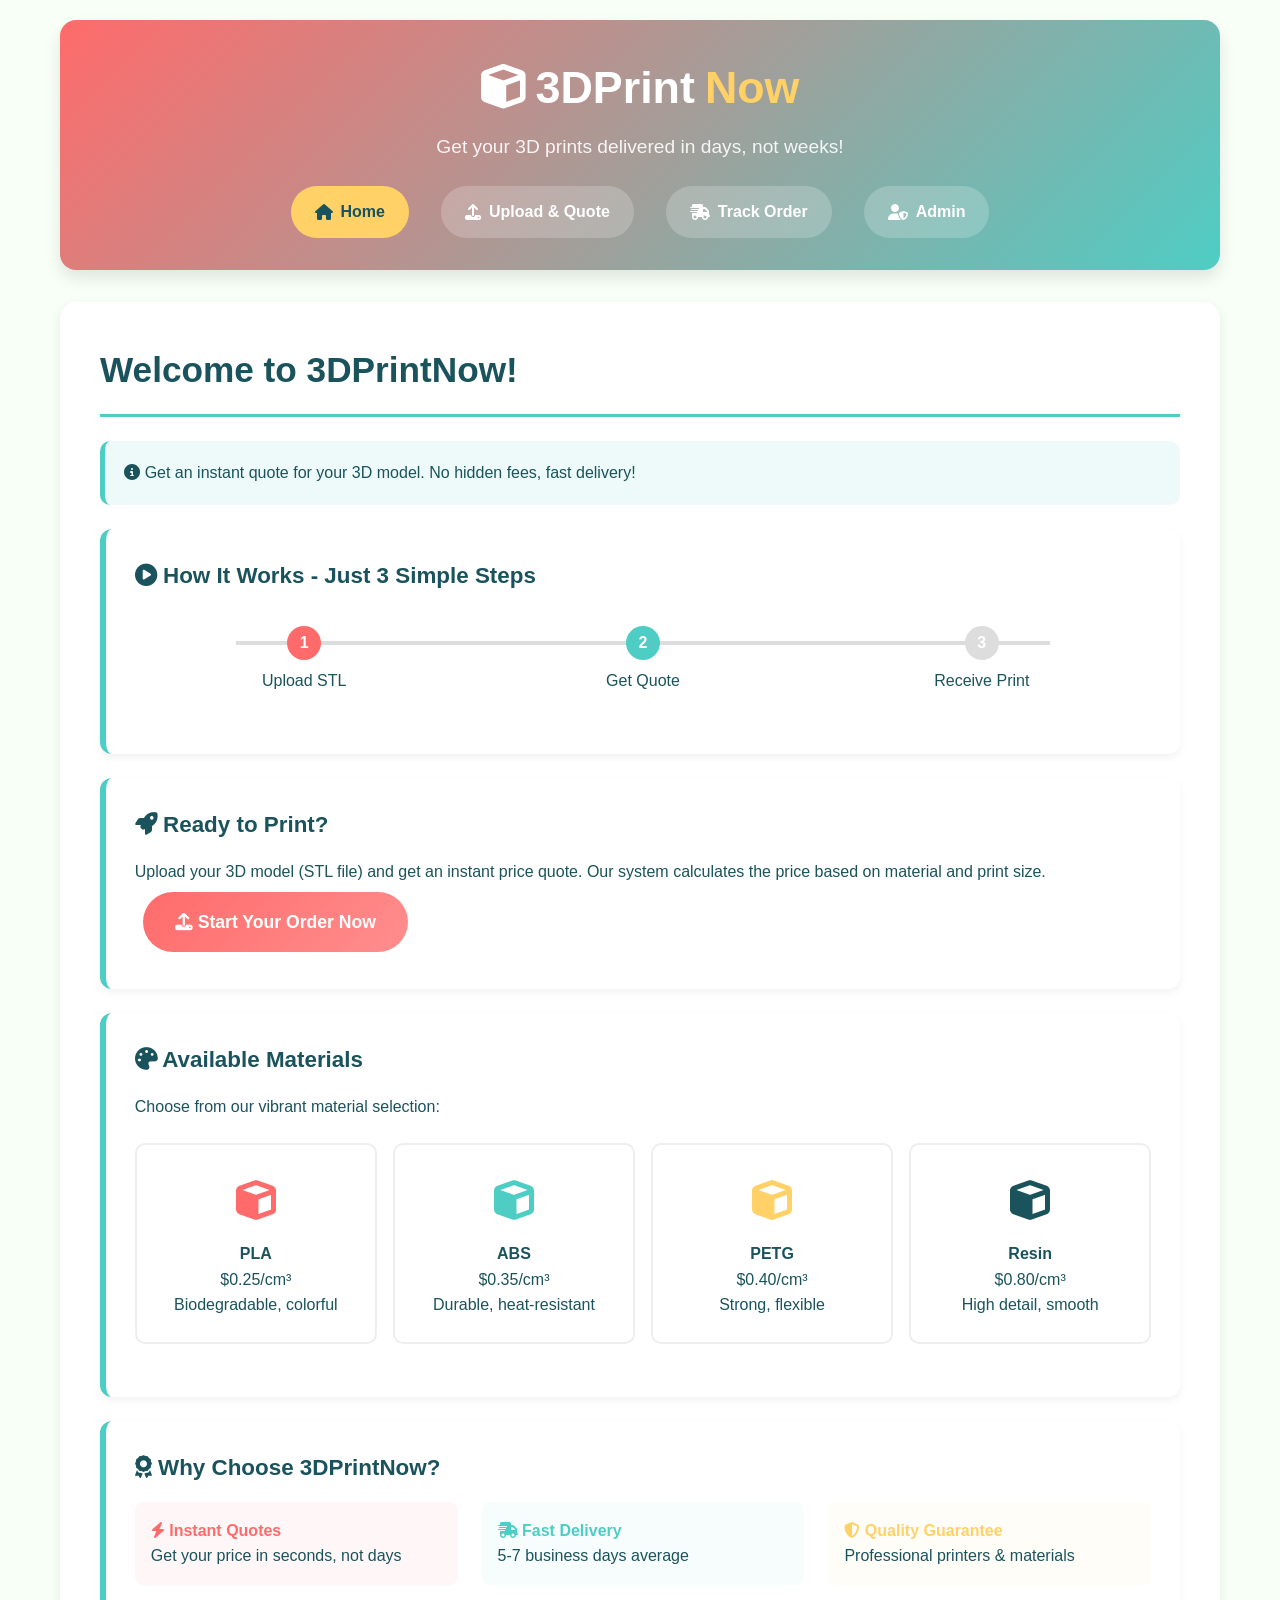
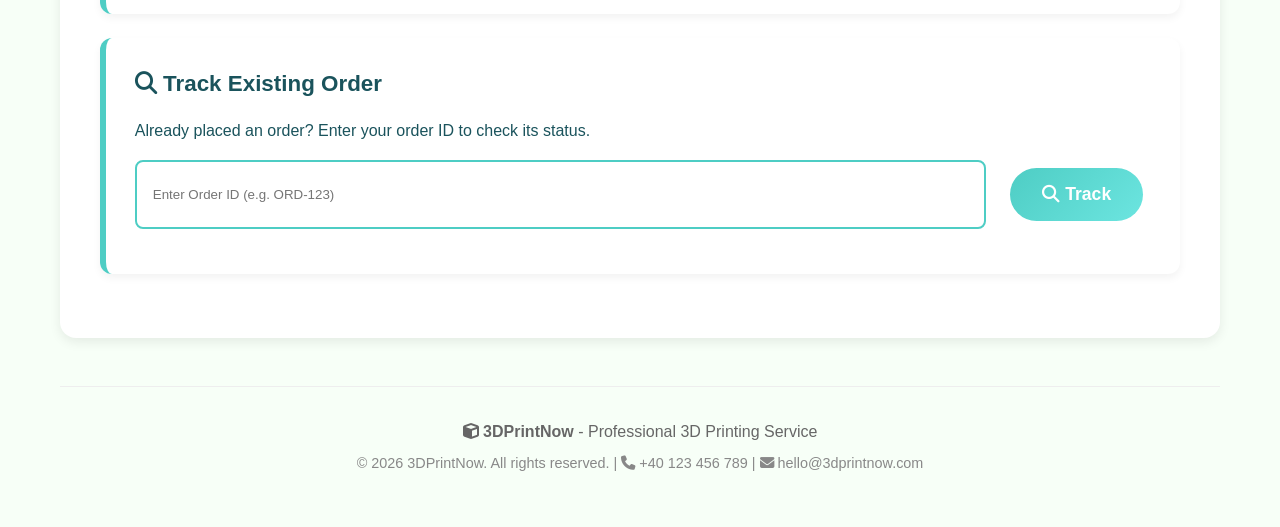
<file: index.html>
<!DOCTYPE html>
<html lang="en">
<head>
    <meta charset="UTF-8">
    <meta name="viewport" content="width=device-width, initial-scale=1.0">
    <title>3DPrintNow - Instant 3D Printing</title>
    <link rel="stylesheet" href="style.css">
    <link rel="stylesheet" href="https://cdnjs.cloudflare.com/ajax/libs/font-awesome/6.4.0/css/all.min.css">
    <script src="script.js" defer></script>
</head>
<body>
    <header>
        <div class="logo">
            <i class="fas fa-cube"></i>
            3DPrint<span>Now</span>
        </div>
        <p class="tagline">Get your 3D prints delivered in days, not weeks!</p>
        
        <nav>
            <ul>
                <li><a href="index.html" class="active"><i class="fas fa-home"></i> Home</a></li>
                <li><a href="upload.html"><i class="fas fa-upload"></i> Upload & Quote</a></li>
                <li><a href="tracking.html"><i class="fas fa-shipping-fast"></i> Track Order</a></li>
                <li><a href="admin.html"><i class="fas fa-user-shield"></i> Admin</a></li>
            </ul>
        </nav>
    </header>
    
    <main>
        <h1 class="page-title">Welcome to 3DPrintNow!</h1>
        
        <div class="alert alert-info">
            <i class="fas fa-info-circle"></i> Get an instant quote for your 3D model. No hidden fees, fast delivery!
        </div>
        
        <!-- How It Works -->
        <div class="card">
            <h3><i class="fas fa-play-circle"></i> How It Works - Just 3 Simple Steps</h3>
            <div class="status-timeline">
                <div class="status-step completed">
                    <div class="status-dot">1</div>
                    <div class="status-label">Upload STL</div>
                </div>
                <div class="status-step active">
                    <div class="status-dot">2</div>
                    <div class="status-label">Get Quote</div>
                </div>
                <div class="status-step">
                    <div class="status-dot">3</div>
                    <div class="status-label">Receive Print</div>
                </div>
            </div>
        </div>
        
        <!-- Get Started Card -->
        <div class="card">
            <h3><i class="fas fa-rocket"></i> Ready to Print?</h3>
            <p>Upload your 3D model (STL file) and get an instant price quote. Our system calculates the price based on material and print size.</p>
            <a href="upload.html" class="btn">
                <i class="fas fa-upload"></i> Start Your Order Now
            </a>
        </div>
        
        <!-- Materials Showcase -->
        <div class="card">
            <h3><i class="fas fa-palette"></i> Available Materials</h3>
            <p>Choose from our vibrant material selection:</p>
            
            <div class="materials-grid">
                <div class="material-card">
                    <div class="material-icon" style="color: #FF6B6B;">
                        <i class="fas fa-cube"></i>
                    </div>
                    <h4>PLA</h4>
                    <p>$0.25/cm³</p>
                    <p class="small">Biodegradable, colorful</p>
                </div>
                <div class="material-card">
                    <div class="material-icon" style="color: #4ECDC4;">
                        <i class="fas fa-cube"></i>
                    </div>
                    <h4>ABS</h4>
                    <p>$0.35/cm³</p>
                    <p class="small">Durable, heat-resistant</p>
                </div>
                <div class="material-card">
                    <div class="material-icon" style="color: #FFD166;">
                        <i class="fas fa-cube"></i>
                    </div>
                    <h4>PETG</h4>
                    <p>$0.40/cm³</p>
                    <p class="small">Strong, flexible</p>
                </div>
                <div class="material-card">
                    <div class="material-icon" style="color: #1A535C;">
                        <i class="fas fa-cube"></i>
                    </div>
                    <h4>Resin</h4>
                    <p>$0.80/cm³</p>
                    <p class="small">High detail, smooth</p>
                </div>
            </div>
        </div>
        
        <!-- Why Choose Us -->
        <div class="card">
            <h3><i class="fas fa-award"></i> Why Choose 3DPrintNow?</h3>
            <div style="display: grid; grid-template-columns: repeat(auto-fit, minmax(250px, 1fr)); gap: 1.5rem; margin-top: 1rem;">
                <div style="padding: 1rem; background: rgba(255, 107, 107, 0.05); border-radius: 8px;">
                    <h4 style="color: var(--coral-red);"><i class="fas fa-bolt"></i> Instant Quotes</h4>
                    <p>Get your price in seconds, not days</p>
                </div>
                <div style="padding: 1rem; background: rgba(78, 205, 196, 0.05); border-radius: 8px;">
                    <h4 style="color: var(--turquoise);"><i class="fas fa-shipping-fast"></i> Fast Delivery</h4>
                    <p>5-7 business days average</p>
                </div>
                <div style="padding: 1rem; background: rgba(255, 209, 102, 0.05); border-radius: 8px;">
                    <h4 style="color: var(--sunshine-yellow);"><i class="fas fa-shield-alt"></i> Quality Guarantee</h4>
                    <p>Professional printers & materials</p>
                </div>
            </div>
        </div>
        
        <!-- Track Existing Order -->
        <div class="card">
            <h3><i class="fas fa-search"></i> Track Existing Order</h3>
            <p>Already placed an order? Enter your order ID to check its status.</p>
            <div style="display: flex; gap: 1rem; margin-top: 1rem;">
                <input type="text" id="track-order-input" placeholder="Enter Order ID (e.g. ORD-123)" 
                       style="flex: 1; padding: 1rem; border: 2px solid var(--turquoise); border-radius: 8px;">
                <button class="btn btn-teal" onclick="trackOrder()">
                    <i class="fas fa-search"></i> Track
                </button>
            </div>
            <p id="track-result" style="margin-top: 1rem;"></p>
        </div>
    </main>
    
    <footer>
        <p><i class="fas fa-cube"></i> <strong>3DPrintNow</strong> - Professional 3D Printing Service</p>
        <p style="margin-top: 0.5rem; color: #888; font-size: 0.9rem;">
            &copy; 2026 3DPrintNow. All rights reserved. | 
            <i class="fas fa-phone"></i> +40 123 456 789 | 
            <i class="fas fa-envelope"></i> hello@3dprintnow.com
        </p>
    </footer>
    
    <script>
        function trackOrder() {
            const orderId = document.getElementById('track-order-input').value;
            const resultEl = document.getElementById('track-result');
            
            if (!orderId.trim()) {
                resultEl.innerHTML = '<div class="alert alert-error"><i class="fas fa-exclamation-circle"></i> Please enter an order ID</div>';
                return;
            }
            
            // Mock tracking - in real app, this would call the API
            resultEl.innerHTML = `
                <div class="alert alert-info">
                    <i class="fas fa-spinner fa-spin"></i> Looking up order <strong>${orderId}</strong>...
                </div>
            `;
            
            setTimeout(() => {
                // Mock response
                const mockOrders = [
                    { id: 'ORD-1001', status: 'printing', customer: 'John D.', date: '2024-01-15' },
                    { id: 'ORD-1002', status: 'shipped', customer: 'Sarah M.', date: '2024-01-14' },
                    { id: 'ORD-1003', status: 'delivered', customer: 'Mike R.', date: '2024-01-12' }
                ];
                
                const order = mockOrders.find(o => o.id === orderId);
                
                if (order) {
                    const statusMap = {
                        pending: { text: 'Pending', class: 'status-pending' },
                        processing: { text: 'Processing', class: 'status-processing' },
                        printing: { text: 'Printing', class: 'status-printing' },
                        shipped: { text: 'Shipped', class: 'status-shipped' },
                        delivered: { text: 'Delivered', class: 'status-delivered' }
                    };
                    
                    const status = statusMap[order.status] || statusMap.pending;
                    
                    resultEl.innerHTML = `
                        <div class="alert alert-success">
                            <h4><i class="fas fa-check-circle"></i> Order Found!</h4>
                            <p><strong>Order ID:</strong> ${order.id}</p>
                            <p><strong>Status:</strong> <span class="status-badge ${status.class}">${status.text}</span></p>
                            <p><strong>Customer:</strong> ${order.customer}</p>
                            <p><strong>Order Date:</strong> ${order.date}</p>
                            <p style="margin-top: 1rem;">
                                <a href="tracking.html?order=${order.id}" class="btn btn-teal" style="padding: 0.5rem 1rem;">
                                    <i class="fas fa-external-link-alt"></i> View Full Details
                                </a>
                            </p>
                        </div>
                    `;
                } else {
                    resultEl.innerHTML = `
                        <div class="alert alert-error">
                            <i class="fas fa-times-circle"></i> Order <strong>${orderId}</strong> not found.
                            Please check your order ID and try again.
                        </div>
                    `;
                }
            }, 800);
        }
        
        // Update current time
        function updateTime() {
            const now = new Date();
            const timeString = now.toLocaleTimeString('en-US', { 
                hour: '2-digit', 
                minute: '2-digit',
                second: '2-digit'
            });
            const dateString = now.toLocaleDateString('en-US', {
                weekday: 'long',
                year: 'numeric',
                month: 'long',
                day: 'numeric'
            });
            
            // You could display this somewhere if needed
        }
        
        // Initialize
        document.addEventListener('DOMContentLoaded', function() {
            updateTime();
            setInterval(updateTime, 1000);
        });
    </script>
</body>
</html>
</file>
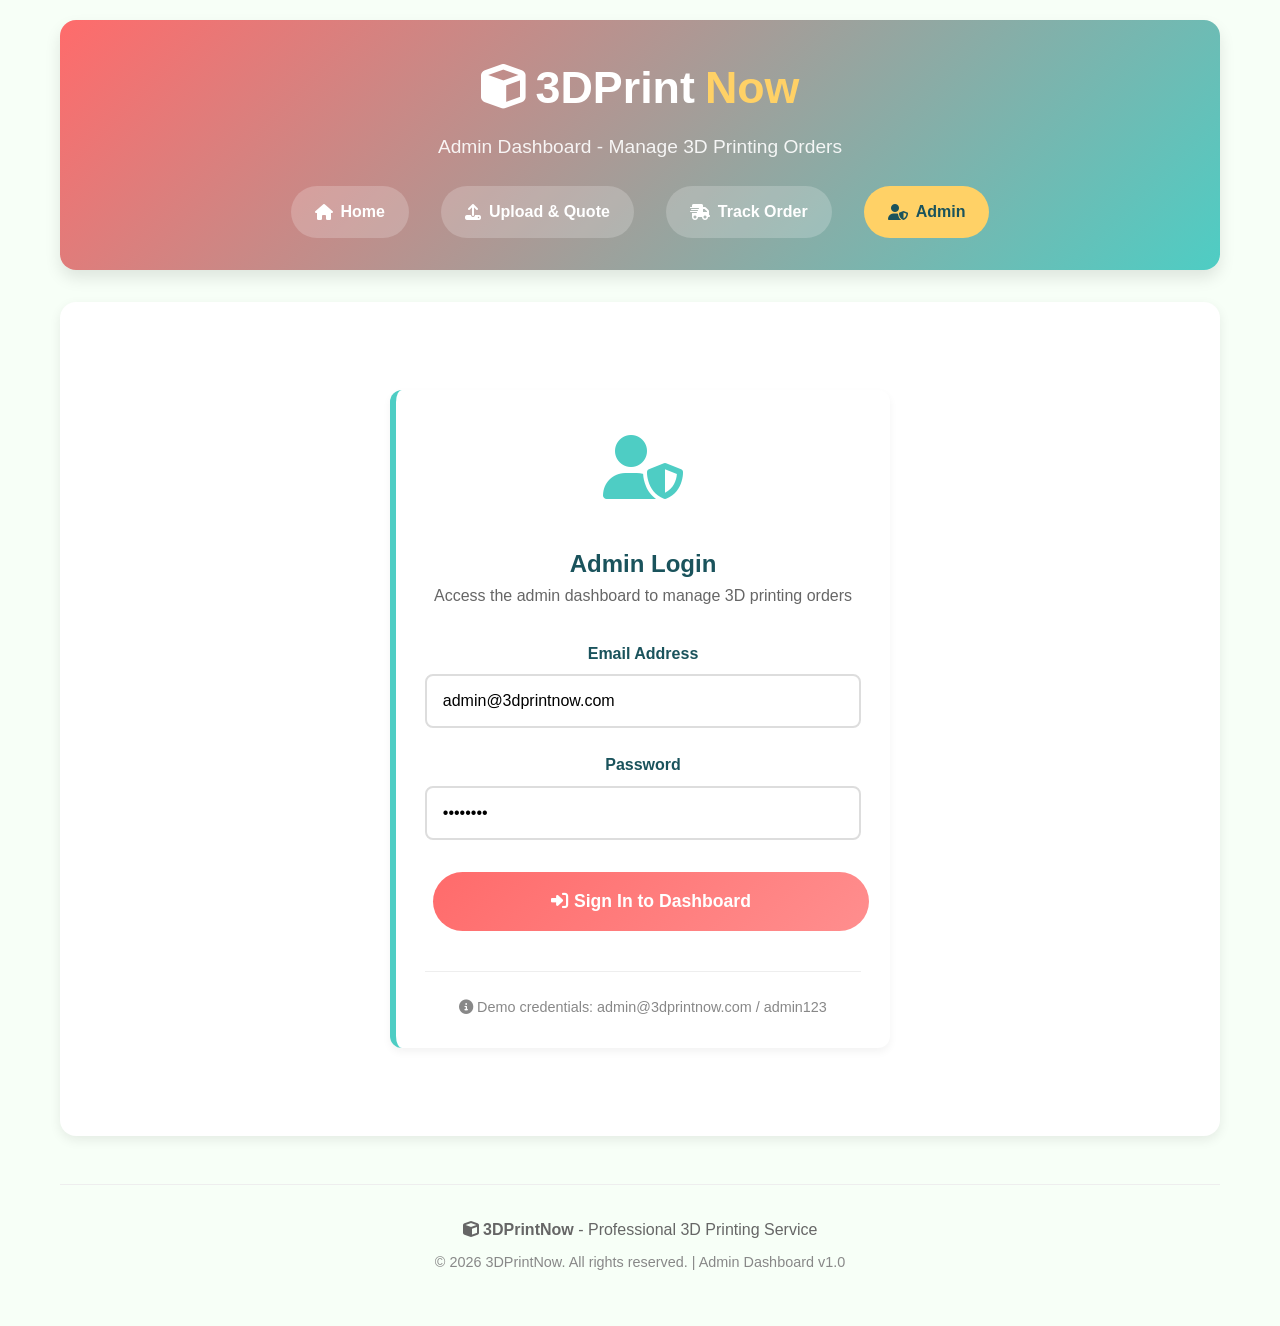
<file: admin.html>
<!DOCTYPE html>
<html lang="en">
<head>
    <meta charset="UTF-8">
    <meta name="viewport" content="width=device-width, initial-scale=1.0">
    <title>Admin Login - 3DPrintNow</title>
    <link rel="stylesheet" href="style.css">
    <link rel="stylesheet" href="https://cdnjs.cloudflare.com/ajax/libs/font-awesome/6.4.0/css/all.min.css">
    <script src="script.js" defer></script>
</head>
<body>
    <header>
        <div class="logo">
            <i class="fas fa-cube"></i>
            3DPrint<span>Now</span>
        </div>
        <p class="tagline">Admin Dashboard - Manage 3D Printing Orders</p>
        
        <nav>
            <ul>
                <li><a href="index.html"><i class="fas fa-home"></i> Home</a></li>
                <li><a href="upload.html"><i class="fas fa-upload"></i> Upload & Quote</a></li>
                <li><a href="tracking.html"><i class="fas fa-shipping-fast"></i> Track Order</a></li>
                <li><a href="admin.html" class="active"><i class="fas fa-user-shield"></i> Admin</a></li>
            </ul>
        </nav>
    </header>
    
    <main>
        <div id="loginForm">
            <div class="card" style="max-width: 500px; margin: 3rem auto; text-align: center;">
                <div style="font-size: 4rem; color: var(--turquoise); margin-bottom: 1.5rem;">
                    <i class="fas fa-user-shield"></i>
                </div>
                
                <h2>Admin Login</h2>
                <p style="color: #666; margin-bottom: 2rem;">
                    Access the admin dashboard to manage 3D printing orders
                </p>
                
                <div class="form-group">
                    <label for="adminEmail">Email Address</label>
                    <input type="email" id="adminEmail" class="form-control" placeholder="admin@3dprintnow.com" value="admin@3dprintnow.com">
                </div>
                
                <div class="form-group">
                    <label for="adminPassword">Password</label>
                    <input type="password" id="adminPassword" class="form-control" placeholder="Enter password" value="admin123">
                </div>
                
                <div id="loginError" class="alert alert-error" style="display: none; margin: 1.5rem 0;"></div>
                
                <button id="loginBtn" class="btn" style="width: 100%; padding: 1.2rem; font-size: 1.1rem;">
                    <i class="fas fa-sign-in-alt"></i> Sign In to Dashboard
                </button>
                
                <div style="margin-top: 2rem; padding-top: 1.5rem; border-top: 1px solid #eee;">
                    <p style="color: #888; font-size: 0.9rem;">
                        <i class="fas fa-info-circle"></i> Demo credentials: admin@3dprintnow.com / admin123
                    </p>
                </div>
            </div>
        </div>
        
        <div id="adminDashboard" style="display: none;">
            <h1 class="page-title"><i class="fas fa-tachometer-alt"></i> Admin Dashboard</h1>
            
            <!-- Stats Overview -->
            <div class="card">
                <h3><i class="fas fa-chart-bar"></i> Order Statistics</h3>
                <div id="statsOverview" style="display: grid; grid-template-columns: repeat(auto-fit, minmax(200px, 1fr)); gap: 1.5rem; margin-top: 1rem;">
                    <!-- Stats will be populated by JavaScript -->
                </div>
            </div>
            
            <!-- Order Filters -->
            <div class="card">
                <h3><i class="fas fa-filter"></i> Filter Orders</h3>
                <div style="display: grid; grid-template-columns: repeat(auto-fit, minmax(200px, 1fr)); gap: 1rem; margin-top: 1rem;">
                    <div>
                        <label for="filterStatus">Status</label>
                        <select id="filterStatus" class="form-control">
                            <option value="">All Statuses</option>
                            <option value="pending">Pending</option>
                            <option value="processing">Processing</option>
                            <option value="printing">Printing</option>
                            <option value="shipping">Shipping</option>
                            <option value="delivered">Delivered</option>
                        </select>
                    </div>
                    <div>
                        <label for="filterMaterial">Material</label>
                        <select id="filterMaterial" class="form-control">
                            <option value="">All Materials</option>
                            <option value="PLA">PLA</option>
                            <option value="ABS">ABS</option>
                            <option value="PETG">PETG</option>
                            <option value="Resin">Resin</option>
                            <option value="TPU">TPU</option>
                            <option value="Nylon">Nylon</option>
                        </select>
                    </div>
                    <div>
                        <label for="filterSearch">Search</label>
                        <input type="text" id="filterSearch" class="form-control" placeholder="Order ID, customer, email...">
                    </div>
                    <div style="display: flex; align-items: flex-end;">
                        <button id="applyFilters" class="btn btn-teal" style="width: 100%;">
                            <i class="fas fa-search"></i> Apply Filters
                        </button>
                    </div>
                </div>
            </div>
            
            <!-- Orders Table -->
            <div class="card">
                <div style="display: flex; justify-content: space-between; align-items: center; margin-bottom: 1.5rem;">
                    <h3><i class="fas fa-list"></i> Orders</h3>
                    <div>
                        <button id="refreshOrders" class="btn btn-outline" style="margin-right: 0.5rem;">
                            <i class="fas fa-sync-alt"></i> Refresh
                        </button>
                        <button id="logoutBtn" class="btn">
                            <i class="fas fa-sign-out-alt"></i> Logout
                        </button>
                    </div>
                </div>
                
                <div id="ordersTable">
                    <!-- Orders will be populated by JavaScript -->
                </div>
                
                <div id="noOrdersMessage" style="text-align: center; padding: 3rem; display: none;">
                    <div style="font-size: 4rem; color: #ccc; margin-bottom: 1rem;">
                        <i class="fas fa-inbox"></i>
                    </div>
                    <h4>No Orders Found</h4>
                    <p>No orders match your current filters.</p>
                </div>
            </div>
            
            <!-- Order Details Modal -->
            <div id="orderModal" class="card" style="display: none; position: fixed; top: 50%; left: 50%; transform: translate(-50%, -50%); width: 90%; max-width: 800px; max-height: 90vh; overflow-y: auto; z-index: 1000; background: white; box-shadow: 0 10px 30px rgba(0,0,0,0.3);">
                <div style="display: flex; justify-content: space-between; align-items: center; margin-bottom: 1.5rem;">
                    <h3><i class="fas fa-file-alt"></i> Order Details</h3>
                    <button id="closeModal" style="background: none; border: none; font-size: 1.5rem; color: #666; cursor: pointer;">
                        <i class="fas fa-times"></i>
                    </button>
                </div>
                
                <div id="modalContent">
                    <!-- Order details will be populated by JavaScript -->
                </div>
            </div>
            
            <div id="modalOverlay" style="display: none; position: fixed; top: 0; left: 0; right: 0; bottom: 0; background: rgba(0,0,0,0.5); z-index: 999;"></div>
        </div>
    </main>
    
    <footer>
        <p><i class="fas fa-cube"></i> <strong>3DPrintNow</strong> - Professional 3D Printing Service</p>
        <p style="margin-top: 0.5rem; color: #888; font-size: 0.9rem;">
            &copy; 2026 3DPrintNow. All rights reserved. | Admin Dashboard v1.0
        </p>
    </footer>
    
    <script>
        // Admin credentials
        const ADMIN_EMAIL = 'admin@3dprintnow.com';
        const ADMIN_PASSWORD = 'admin123';
        
        // State
        let isAuthenticated = false;
        let orders = [];
        let filteredOrders = [];
        
        // Initialize
        document.addEventListener('DOMContentLoaded', function() {
            // Check if already logged in
            const adminToken = localStorage.getItem('admin_token');
            if (adminToken === 'admin_authenticated') {
                isAuthenticated = true;
                showDashboard();
                loadOrders();
            } else {
                showLoginForm();
            }
            
            // Setup event listeners
            setupEventListeners();
        });
        
        // Show login form
        function showLoginForm() {
            document.getElementById('loginForm').style.display = 'block';
            document.getElementById('adminDashboard').style.display = 'none';
        }
        
        // Show dashboard
        function showDashboard() {
            document.getElementById('loginForm').style.display = 'none';
            document.getElementById('adminDashboard').style.display = 'block';
        }
        
        // Setup event listeners
        function setupEventListeners() {
            // Login button
            document.getElementById('loginBtn').addEventListener('click', handleLogin);
            
            // Allow Enter key to login
            document.getElementById('adminPassword').addEventListener('keypress', function(e) {
                if (e.key === 'Enter') {
                    handleLogin();
                }
            });
            
            // Logout button
            document.getElementById('logoutBtn').addEventListener('click', handleLogout);
            
            // Filter buttons
            document.getElementById('applyFilters').addEventListener('click', applyFilters);
            document.getElementById('refreshOrders').addEventListener('click', loadOrders);
            
            // Close modal
            document.getElementById('closeModal').addEventListener('click', closeModal);
            document.getElementById('modalOverlay').addEventListener('click', closeModal);
            
            // Filter inputs (apply on change)
            document.getElementById('filterStatus').addEventListener('change', applyFilters);
            document.getElementById('filterMaterial').addEventListener('change', applyFilters);
            document.getElementById('filterSearch').addEventListener('input', function() {
                // Debounce search
                clearTimeout(this.searchTimeout);
                this.searchTimeout = setTimeout(applyFilters, 300);
            });
        }
        
        // Handle login
        function handleLogin() {
            const email = document.getElementById('adminEmail').value.trim();
            const password = document.getElementById('adminPassword').value.trim();
            const errorEl = document.getElementById('loginError');
            
            if (email === ADMIN_EMAIL && password === ADMIN_PASSWORD) {
                // Successful login
                isAuthenticated = true;
                localStorage.setItem('admin_token', 'admin_authenticated');
                showDashboard();
                loadOrders();
                errorEl.style.display = 'none';
            } else {
                // Failed login
                errorEl.textContent = 'Invalid email or password. Use admin@3dprintnow.com / admin123';
                errorEl.style.display = 'block';
            }
        }
        
        // Handle logout
        function handleLogout() {
            isAuthenticated = false;
            localStorage.removeItem('admin_token');
            showLoginForm();
        }
        
        // Load orders
        function loadOrders() {
            // Get orders from localStorage (mock database)
            const storedOrders = JSON.parse(localStorage.getItem('admin_orders') || '[]');
            
            // If no orders in localStorage, use mock data
            if (storedOrders.length === 0) {
                orders = getMockOrders();
            } else {
                orders = storedOrders;
            }
            
            // Update stats
            updateStats();
            
            // Apply current filters
            applyFilters();
        }
        
        // Get mock orders (for demo)
        function getMockOrders() {
            return [
                {
                    orderId: 'ORD-1001',
                    customerName: 'John Smith',
                    customerEmail: 'john@example.com',
                    fileName: 'gear.stl',
                    material: 'PLA',
                    quantity: 2,
                    volume: 45.2,
                    price: 23.56,
                    orderDate: '2024-01-15T10:30:00',
                    status: 'printing',
                    shippingAddress: '123 Main St, Bucharest, Romania',
                    customerPhone: '+40 123 456 789'
                },
                {
                    orderId: 'ORD-1002',
                    customerName: 'Sarah Johnson',
                    customerEmail: 'sarah@example.com',
                    fileName: 'bracket.stl',
                    material: 'ABS',
                    quantity: 1,
                    volume: 28.7,
                    price: 15.05,
                    orderDate: '2024-01-14T14:20:00',
                    status: 'shipping',
                    shippingAddress: '456 Oak Ave, Cluj-Napoca, Romania',
                    customerPhone: '+40 234 567 890'
                },
                {
                    orderId: 'ORD-1003',
                    customerName: 'Mike Wilson',
                    customerEmail: 'mike@example.com',
                    fileName: 'miniature.stl',
                    material: 'Resin',
                    quantity: 3,
                    volume: 12.5,
                    price: 35.00,
                    orderDate: '2024-01-13T09:15:00',
                    status: 'delivered',
                    shippingAddress: '789 Pine Rd, Timisoara, Romania',
                    customerPhone: '+40 345 678 901'
                },
                {
                    orderId: 'ORD-1004',
                    customerName: 'Emma Davis',
                    customerEmail: 'emma@example.com',
                    fileName: 'case.stl',
                    material: 'TPU',
                    quantity: 1,
                    volume: 32.8,
                    price: 21.40,
                    orderDate: '2024-01-12T16:45:00',
                    status: 'processing',
                    shippingAddress: '101 Maple St, Iasi, Romania',
                    customerPhone: '+40 456 789 012'
                },
                {
                    orderId: 'ORD-1005',
                    customerName: 'Robert Brown',
                    customerEmail: 'robert@example.com',
                    fileName: 'prototype.stl',
                    material: 'PETG',
                    quantity: 1,
                    volume: 67.3,
                    price: 31.92,
                    orderDate: '2024-01-11T11:20:00',
                    status: 'pending',
                    shippingAddress: '202 Elm Ave, Constanta, Romania',
                    customerPhone: '+40 567 890 123'
                }
            ];
        }
        
        // Update statistics
        function updateStats() {
            const stats = {
                total: orders.length,
                pending: orders.filter(o => o.status === 'pending').length,
                processing: orders.filter(o => o.status === 'processing').length,
                printing: orders.filter(o => o.status === 'printing').length,
                shipping: orders.filter(o => o.status === 'shipping').length,
                delivered: orders.filter(o => o.status === 'delivered').length,
                revenue: orders.reduce((sum, order) => sum + order.price, 0)
            };
            
            const statsHtml = `
                <div style="text-align: center;">
                    <div style="font-size: 2.5rem; font-weight: bold; color: var(--deep-teal);">${stats.total}</div>
                    <div style="font-size: 0.9rem; color: #666;">Total Orders</div>
                </div>
                <div style="text-align: center;">
                    <div style="font-size: 2.5rem; font-weight: bold; color: var(--coral-red);">$${stats.revenue.toFixed(2)}</div>
                    <div style="font-size: 0.9rem; color: #666;">Total Revenue</div>
                </div>
                <div style="text-align: center;">
                    <div style="font-size: 2.5rem; font-weight: bold; color: var(--sunshine-yellow);">${stats.pending}</div>
                    <div style="font-size: 0.9rem; color: #666;">Pending</div>
                </div>
                <div style="text-align: center;">
                    <div style="font-size: 2.5rem; font-weight: bold; color: var(--turquoise);">${stats.printing}</div>
                    <div style="font-size: 0.9rem; color: #666;">Printing</div>
                </div>
            `;
            
            document.getElementById('statsOverview').innerHTML = statsHtml;
        }
        
        // Apply filters
        function applyFilters() {
            const status = document.getElementById('filterStatus').value;
            const material = document.getElementById('filterMaterial').value;
            const search = document.getElementById('filterSearch').value.toLowerCase();
            
            filteredOrders = orders.filter(order => {
                // Status filter
                if (status && order.status !== status) return false;
                
                // Material filter
                if (material && order.material !== material) return false;
                
                // Search filter
                if (search) {
                    const searchFields = [
                        order.orderId,
                        order.customerName,
                        order.customerEmail,
                        order.fileName
                    ];
                    
                    if (!searchFields.some(field => field.toLowerCase().includes(search))) {
                        return false;
                    }
                }
                
                return true;
            });
            
            displayOrders();
        }
        
        // Display orders
        function displayOrders() {
            const ordersTable = document.getElementById('ordersTable');
            const noOrdersMessage = document.getElementById('noOrdersMessage');
            
            if (filteredOrders.length === 0) {
                ordersTable.innerHTML = '';
                noOrdersMessage.style.display = 'block';
                return;
            }
            
            noOrdersMessage.style.display = 'none';
            
            let html = `
                <div style="overflow-x: auto;">
                    <table style="width: 100%; border-collapse: collapse;">
                        <thead>
                            <tr style="background-color: #f8f9fa; border-bottom: 2px solid #dee2e6;">
                                <th style="padding: 1rem; text-align: left;">Order ID</th>
                                <th style="padding: 1rem; text-align: left;">Customer</th>
                                <th style="padding: 1rem; text-align: left;">Material</th>
                                <th style="padding: 1rem; text-align: left;">Price</th>
                                <th style="padding: 1rem; text-align: left;">Status</th>
                                <th style="padding: 1rem; text-align: left;">Date</th>
                                <th style="padding: 1rem; text-align: left;">Actions</th>
                            </tr>
                        </thead>
                        <tbody>
            `;
            
            filteredOrders.forEach(order => {
                const statusMap = {
                    pending: { text: 'Pending', class: 'status-pending' },
                    processing: { text: 'Processing', class: 'status-processing' },
                    printing: { text: 'Printing', class: 'status-printing' },
                    shipping: { text: 'Shipping', class: 'status-shipped' },
                    delivered: { text: 'Delivered', class: 'status-delivered' }
                };
                
                const status = statusMap[order.status] || statusMap.pending;
                const orderDate = new Date(order.orderDate).toLocaleDateString('en-US', {
                    month: 'short',
                    day: 'numeric'
                });
                
                html += `
                    <tr style="border-bottom: 1px solid #eee;">
                        <td style="padding: 1rem;">
                            <strong>${order.orderId}</strong>
                        </td>
                        <td style="padding: 1rem;">
                            <div>${order.customerName}</div>
                            <div style="font-size: 0.9rem; color: #666;">${order.customerEmail}</div>
                        </td>
                        <td style="padding: 1rem;">
                            <div>${order.material}</div>
                            <div style="font-size: 0.9rem; color: #666;">${order.quantity} × ${order.volume.toFixed(1)}cm³</div>
                        </td>
                        <td style="padding: 1rem;">
                            <strong style="color: var(--coral-red);">$${order.price.toFixed(2)}</strong>
                        </td>
                        <td style="padding: 1rem;">
                            <span class="status-badge ${status.class}">${status.text}</span>
                        </td>
                        <td style="padding: 1rem;">
                            ${orderDate}
                        </td>
                        <td style="padding: 1rem;">
                            <button onclick="viewOrderDetails('${order.orderId}')" class="btn btn-outline" style="padding: 0.5rem 1rem; font-size: 0.9rem;">
                                <i class="fas fa-eye"></i> View
                            </button>
                        </td>
                    </tr>
                `;
            });
            
            html += `
                        </tbody>
                    </table>
                </div>
            `;
            
            ordersTable.innerHTML = html;
        }
        
        // View order details
        function viewOrderDetails(orderId) {
            const order = orders.find(o => o.orderId === orderId);
            if (!order) return;
            
            const statusMap = {
                pending: { text: 'Pending', class: 'status-pending' },
                processing: { text: 'Processing', class: 'status-processing' },
                printing: { text: 'Printing', class: 'status-printing' },
                shipping: { text: 'Shipping', class: 'status-shipped' },
                delivered: { text: 'Delivered', class: 'status-delivered' }
            };
            
            const status = statusMap[order.status] || statusMap.pending;
            const orderDate = new Date(order.orderDate).toLocaleDateString('en-US', {
                weekday: 'long',
                year: 'numeric',
                month: 'long',
                day: 'numeric',
                hour: '2-digit',
                minute: '2-digit'
            });
            
            const modalContent = document.getElementById('modalContent');
            modalContent.innerHTML = `
                <div style="display: grid; grid-template-columns: repeat(auto-fit, minmax(250px, 1fr)); gap: 1.5rem; margin-bottom: 2rem;">
                    <div style="padding: 1.5rem; background: rgba(78, 205, 196, 0.05); border-radius: 10px;">
                        <h4 style="color: var(--deep-teal); margin-bottom: 0.5rem;">Order Information</h4>
                        <p><strong>Order ID:</strong> ${order.orderId}</p>
                        <p><strong>Date:</strong> ${orderDate}</p>
                        <p><strong>Status:</strong> <span class="status-badge ${status.class}">${status.text}</span></p>
                    </div>
                    
                    <div style="padding: 1.5rem; background: rgba(255, 107, 107, 0.05); border-radius: 10px;">
                        <h4 style="color: var(--deep-teal); margin-bottom: 0.5rem;">Customer Information</h4>
                        <p><strong>Name:</strong> ${order.customerName}</p>
                        <p><strong>Email:</strong> ${order.customerEmail}</p>
                        ${order.customerPhone ? `<p><strong>Phone:</strong> ${order.customerPhone}</p>` : ''}
                    </div>
                </div>
                
                <div style="margin-bottom: 2rem;">
                    <h4 style="color: var(--deep-teal); margin-bottom: 1rem;">Print Details</h4>
                    <div style="display: grid; grid-template-columns: repeat(auto-fit, minmax(150px, 1fr)); gap: 1rem;">
                        <div style="padding: 1rem; border: 1px solid #eee; border-radius: 8px;">
                            <div style="font-size: 0.9rem; color: #666;">File</div>
                            <div style="font-weight: bold;">${order.fileName}</div>
                        </div>
                        <div style="padding: 1rem; border: 1px solid #eee; border-radius: 8px;">
                            <div style="font-size: 0.9rem; color: #666;">Material</div>
                            <div style="font-weight: bold;">${order.material}</div>
                        </div>
                        <div style="padding: 1rem; border: 1px solid #eee; border-radius: 8px;">
                            <div style="font-size: 0.9rem; color: #666;">Quantity</div>
                            <div style="font-weight: bold;">${order.quantity}</div>
                        </div>
                        <div style="padding: 1rem; border: 1px solid #eee; border-radius: 8px;">
                            <div style="font-size: 0.9rem; color: #666;">Volume</div>
                            <div style="font-weight: bold;">${order.volume.toFixed(2)} cm³</div>
                        </div>
                    </div>
                </div>
                
                <div style="margin-bottom: 2rem;">
                    <h4 style="color: var(--deep-teal); margin-bottom: 1rem;">Price Summary</h4>
                    <div style="padding: 1.5rem; background: linear-gradient(135deg, var(--sunshine-yellow), #FFE082); border-radius: 12px;">
                        <div style="font-size: 2.5rem; font-weight: bold; color: var(--coral-red); text-align: center;">
                            $${order.price.toFixed(2)}
                        </div>
                    </div>
                </div>
                
                ${order.shippingAddress ? `
                <div style="margin-bottom: 2rem;">
                    <h4 style="color: var(--deep-teal); margin-bottom: 1rem;">Shipping Address</h4>
                    <div style="padding: 1rem; background: rgba(78, 205, 196, 0.05); border-radius: 8px;">
                        ${order.shippingAddress}
                    </div>
                </div>
                ` : ''}
                
                <div>
                    <h4 style="color: var(--deep-teal); margin-bottom: 1rem;">Update Status</h4>
                    <div style="display: flex; flex-wrap: wrap; gap: 0.5rem;">
                        <button onclick="updateOrderStatus('${order.orderId}', 'pending')" class="btn ${order.status === 'pending' ? '' : 'btn-outline'}" style="padding: 0.5rem 1rem;">
                            Pending
                        </button>
                        <button onclick="updateOrderStatus('${order.orderId}', 'processing')" class="btn ${order.status === 'processing' ? '' : 'btn-outline'}" style="padding: 0.5rem 1rem;">
                            Processing
                        </button>
                        <button onclick="updateOrderStatus('${order.orderId}', 'printing')" class="btn ${order.status === 'printing' ? '' : 'btn-outline'}" style="padding: 0.5rem 1rem;">
                            Printing
                        </button>
                        <button onclick="updateOrderStatus('${order.orderId}', 'shipping')" class="btn ${order.status === 'shipping' ? '' : 'btn-outline'}" style="padding: 0.5rem 1rem;">
                            Shipping
                        </button>
                        <button onclick="updateOrderStatus('${order.orderId}', 'delivered')" class="btn ${order.status === 'delivered' ? '' : 'btn-outline'}" style="padding: 0.5rem 1rem;">
                            Delivered
                        </button>
                    </div>
                </div>
            `;
            
            // Show modal
            document.getElementById('orderModal').style.display = 'block';
            document.getElementById('modalOverlay').style.display = 'block';
        }
        
        // Update order status
        function updateOrderStatus(orderId, newStatus) {
            const orderIndex = orders.findIndex(o => o.orderId === orderId);
            if (orderIndex === -1) return;
            
            // Update order
            orders[orderIndex].status = newStatus;
            
            // Save to localStorage
            localStorage.setItem('admin_orders', JSON.stringify(orders));
            
            // Update UI
            updateStats();
            applyFilters();
            
            // Close modal
            closeModal();
            
            // Show success message
            alert(`Order ${orderId} status updated to ${newStatus}`);
        }
        
        // Close modal
        function closeModal() {
            document.getElementById('orderModal').style.display = 'none';
            document.getElementById('modalOverlay').style.display = 'none';
        }
    </script>
</body>
</html>
</file>
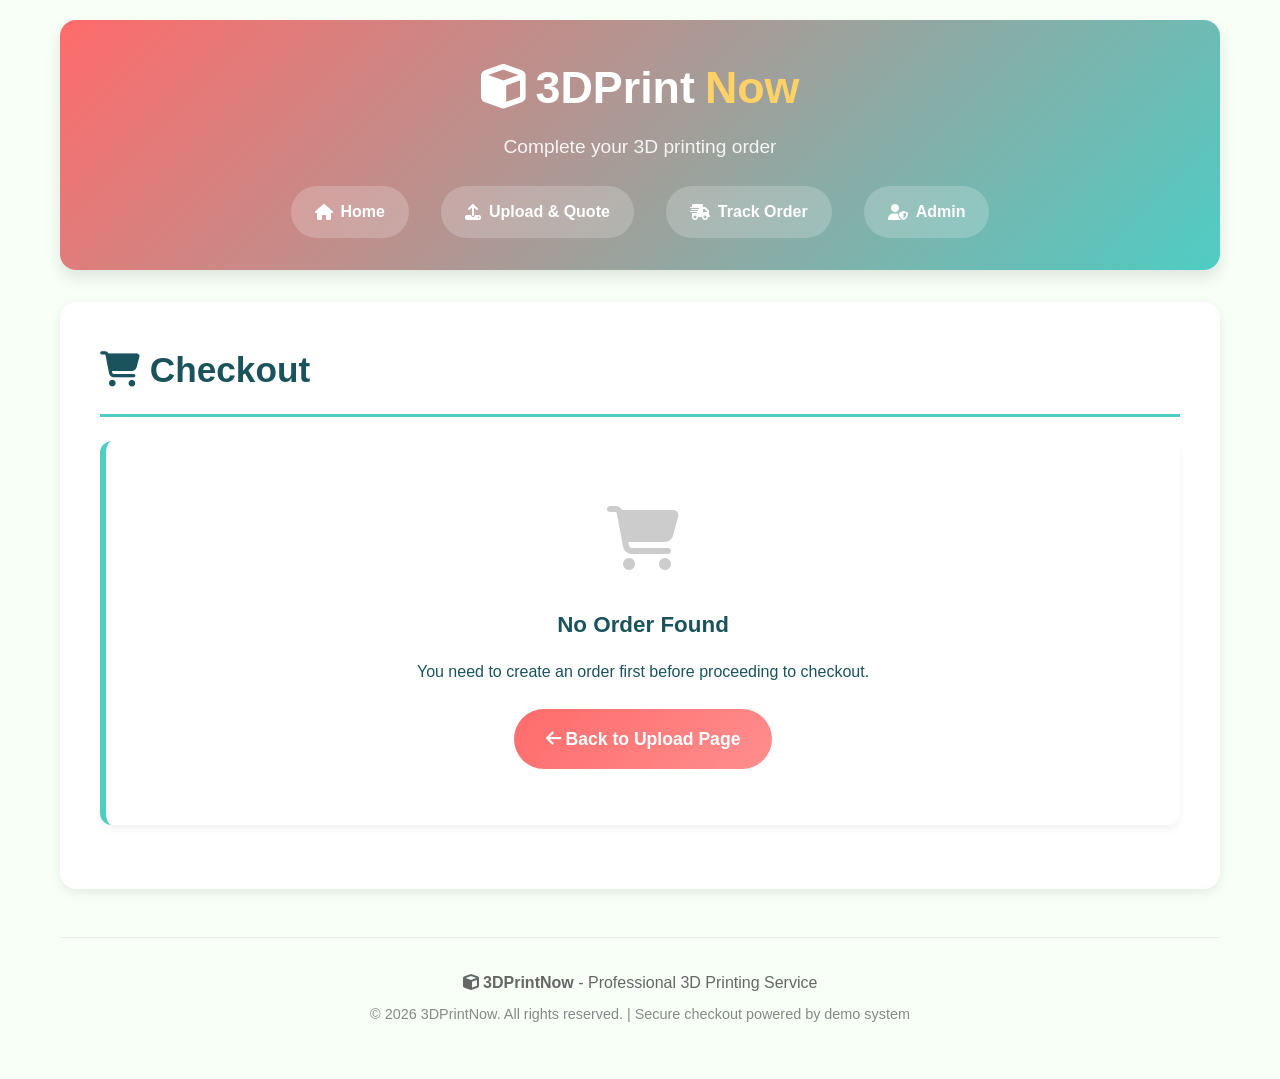
<file: checkout.html>
<!DOCTYPE html>
<html lang="en">
<head>
    <meta charset="UTF-8">
    <meta name="viewport" content="width=device-width, initial-scale=1.0">
    <title>Checkout - 3DPrintNow</title>
    <link rel="stylesheet" href="style.css">
    <link rel="stylesheet" href="https://cdnjs.cloudflare.com/ajax/libs/font-awesome/6.4.0/css/all.min.css">
    <script src="script.js" defer></script>
</head>
<body>
    <header>
        <div class="logo">
            <i class="fas fa-cube"></i>
            3DPrint<span>Now</span>
        </div>
        <p class="tagline">Complete your 3D printing order</p>
        
        <nav>
            <ul>
                <li><a href="index.html"><i class="fas fa-home"></i> Home</a></li>
                <li><a href="upload.html"><i class="fas fa-upload"></i> Upload & Quote</a></li>
                <li><a href="tracking.html"><i class="fas fa-shipping-fast"></i> Track Order</a></li>
                <li><a href="admin.html"><i class="fas fa-user-shield"></i> Admin</a></li>
            </ul>
        </nav>
    </header>
    
    <main>
        <h1 class="page-title"><i class="fas fa-shopping-cart"></i> Checkout</h1>
        
        <div id="orderSummary" class="card" style="display: none;">
            <h3><i class="fas fa-receipt"></i> Order Summary</h3>
            <div id="orderDetails">
                <!-- Order details will be populated by JavaScript -->
            </div>
        </div>
        
        <div id="noOrderMessage" class="card" style="text-align: center; padding: 3rem;">
            <div class="upload-icon" style="font-size: 4rem; color: #ccc;">
                <i class="fas fa-shopping-cart"></i>
            </div>
            <h3>No Order Found</h3>
            <p>You need to create an order first before proceeding to checkout.</p>
            <a href="upload.html" class="btn" style="margin-top: 1.5rem;">
                <i class="fas fa-arrow-left"></i> Back to Upload Page
            </a>
        </div>
        
        <!-- Checkout Form (hidden initially) -->
        <div id="checkoutForm" style="display: none;">
            <!-- Contact Information -->
            <div class="card">
                <h3><i class="fas fa-user"></i> Contact Information</h3>
                <div class="form-group">
                    <label for="name">Full Name *</label>
                    <input type="text" id="name" class="form-control" placeholder="John Smith" required>
                </div>
                <div class="form-group">
                    <label for="email">Email Address *</label>
                    <input type="email" id="email" class="form-control" placeholder="john@example.com" required>
                </div>
                <div class="form-group">
                    <label for="phone">Phone Number</label>
                    <input type="tel" id="phone" class="form-control" placeholder="+40 123 456 789">
                </div>
            </div>
            
            <!-- Shipping Address -->
            <div class="card">
                <h3><i class="fas fa-truck"></i> Shipping Address</h3>
                <div class="form-group">
                    <label for="address">Street Address *</label>
                    <input type="text" id="address" class="form-control" placeholder="123 Main Street" required>
                </div>
                <div style="display: grid; grid-template-columns: 1fr 1fr; gap: 1rem;">
                    <div class="form-group">
                        <label for="city">City *</label>
                        <input type="text" id="city" class="form-control" placeholder="Bucharest" required>
                    </div>
                    <div class="form-group">
                        <label for="zip">ZIP Code *</label>
                        <input type="text" id="zip" class="form-control" placeholder="123456" required>
                    </div>
                </div>
                <div class="form-group">
                    <label for="country">Country *</label>
                    <select id="country" class="form-control" required>
                        <option value="">Select Country</option>
                        <option value="Romania" selected>Romania</option>
                        <option value="United States">United States</option>
                        <option value="United Kingdom">United Kingdom</option>
                        <option value="Germany">Germany</option>
                        <option value="France">France</option>
                        <option value="Italy">Italy</option>
                    </select>
                </div>
            </div>
            
            <!-- Payment Information -->
            <div class="card">
                <h3><i class="fas fa-credit-card"></i> Payment Information</h3>
                <div class="alert alert-info">
                    <i class="fas fa-info-circle"></i> This is a demo. No real payment will be processed.
                </div>
                
                <div class="form-group">
                    <label for="cardNumber">Card Number</label>
                    <input type="text" id="cardNumber" class="form-control" placeholder="4242 4242 4242 4242" value="4242424242424242">
                </div>
                
                <div style="display: grid; grid-template-columns: 1fr 1fr; gap: 1rem;">
                    <div class="form-group">
                        <label for="expiry">Expiry Date (MM/YY)</label>
                        <input type="text" id="expiry" class="form-control" placeholder="12/26" value="12/26">
                    </div>
                    <div class="form-group">
                        <label for="cvc">CVC</label>
                        <input type="text" id="cvc" class="form-control" placeholder="123" value="123">
                    </div>
                </div>
                
                <div class="form-group">
                    <label for="cardName">Name on Card</label>
                    <input type="text" id="cardName" class="form-control" placeholder="John Smith">
                </div>
            </div>
            
            <!-- Terms & Submit -->
            <div class="card">
                <div class="form-group">
                    <label style="display: flex; align-items: flex-start; gap: 0.5rem;">
                        <input type="checkbox" id="terms" required style="margin-top: 0.3rem;">
                        <span>
                            I agree to the <a href="#" style="color: var(--turquoise);">Terms of Service</a> and 
                            <a href="#" style="color: var(--turquoise);">Privacy Policy</a>. I understand this is a demo 
                            and no real payment will be processed.
                        </span>
                    </label>
                </div>
                
                <div id="errorMessage" class="alert alert-error" style="display: none;"></div>
                
                <div style="text-align: center; margin-top: 2rem;">
                    <button id="submitOrderBtn" class="btn" style="font-size: 1.2rem; padding: 1.2rem 3rem;">
                        <i class="fas fa-lock"></i> Place Order & Generate Tracking
                    </button>
                    <p style="margin-top: 1rem; font-size: 0.9rem; color: #888;">
                        <i class="fas fa-shield-alt"></i> Secure order processing
                    </p>
                </div>
            </div>
        </div>
        
        <!-- Order Confirmation (hidden initially) -->
        <div id="orderConfirmation" class="card" style="display: none; text-align: center; padding: 3rem;">
            <div style="font-size: 5rem; color: var(--turquoise); margin-bottom: 1.5rem;">
                <i class="fas fa-check-circle"></i>
            </div>
            <h2>Order Confirmed!</h2>
            <p style="font-size: 1.2rem; margin: 1.5rem 0;">
                Thank you for your order. Your 3D print is now in production.
            </p>
            
            <div style="background: rgba(78, 205, 196, 0.1); padding: 2rem; border-radius: 12px; max-width: 500px; margin: 2rem auto;">
                <h4 style="color: var(--deep-teal);">Your Order ID</h4>
                <div id="orderIdDisplay" style="font-size: 2.5rem; font-weight: bold; color: var(--coral-red); margin: 1rem 0;">
                    ORD-1001
                </div>
                <p style="color: #666;">
                    <i class="fas fa-info-circle"></i> Save this ID to track your order status
                </p>
            </div>
            
            <div style="margin: 2rem 0;">
                <h4>What's Next?</h4>
                <div style="display: grid; grid-template-columns: repeat(auto-fit, minmax(200px, 1fr)); gap: 1.5rem; margin-top: 1.5rem;">
                    <div style="padding: 1rem; background: rgba(255, 107, 107, 0.05); border-radius: 8px;">
                        <div style="font-size: 2rem; color: var(--coral-red); margin-bottom: 0.5rem;">
                            <i class="fas fa-cogs"></i>
                        </div>
                        <h5>Order Processing</h5>
                        <p>We'll review your STL file</p>
                    </div>
                    <div style="padding: 1rem; background: rgba(78, 205, 196, 0.05); border-radius: 8px;">
                        <div style="font-size: 2rem; color: var(--turquoise); margin-bottom: 0.5rem;">
                            <i class="fas fa-print"></i>
                        </div>
                        <h5>3D Printing</h5>
                        <p>Your model will be printed</p>
                    </div>
                    <div style="padding: 1rem; background: rgba(255, 209, 102, 0.05); border-radius: 8px;">
                        <div style="font-size: 2rem; color: var(--sunshine-yellow); margin-bottom: 0.5rem;">
                            <i class="fas fa-shipping-fast"></i>
                        </div>
                        <h5>Shipping</h5>
                        <p>Package and ship to you</p>
                    </div>
                </div>
            </div>
            
            <div style="margin-top: 2rem;">
                <button id="trackOrderBtn" class="btn" style="margin-right: 1rem;">
                    <i class="fas fa-search"></i> Track This Order
                </button>
                <a href="index.html" class="btn btn-outline">
                    <i class="fas fa-home"></i> Back to Home
                </a>
            </div>
            
            <div style="margin-top: 3rem; padding-top: 2rem; border-top: 1px solid #eee;">
                <p style="color: #666;">
                    <i class="fas fa-envelope"></i> You'll receive an order confirmation email shortly.
                    For any questions, contact us at <strong>support@3dprintnow.com</strong>
                </p>
            </div>
        </div>
    </main>
    
    <footer>
        <p><i class="fas fa-cube"></i> <strong>3DPrintNow</strong> - Professional 3D Printing Service</p>
        <p style="margin-top: 0.5rem; color: #888; font-size: 0.9rem;">
            &copy; 2026 3DPrintNow. All rights reserved. | Secure checkout powered by demo system
        </p>
    </footer>
    
    <script>
        // State
        let currentOrder = null;
        let orderId = null;
        
        // Initialize
        document.addEventListener('DOMContentLoaded', function() {
            // Load order from localStorage
            const orderData = localStorage.getItem('currentOrder');
            
            if (orderData) {
                currentOrder = JSON.parse(orderData);
                showOrderSummary();
                showCheckoutForm();
            } else {
                showNoOrderMessage();
            }
            
            // Setup event listeners
            setupEventListeners();
        });
        
        // Show order summary
        function showOrderSummary() {
            const orderDetails = document.getElementById('orderDetails');
            const material = getMaterialById(currentOrder.materialId);
            
            orderDetails.innerHTML = `
                <div style="display: grid; grid-template-columns: repeat(auto-fit, minmax(200px, 1fr)); gap: 1rem; margin: 1rem 0;">
                    <div style="padding: 1rem; background: rgba(78, 205, 196, 0.05); border-radius: 8px;">
                        <div style="font-size: 0.9rem; color: #666;">File</div>
                        <div style="font-weight: bold;">${currentOrder.fileName}</div>
                    </div>
                    <div style="padding: 1rem; background: rgba(255, 107, 107, 0.05); border-radius: 8px;">
                        <div style="font-size: 0.9rem; color: #666;">Material</div>
                        <div style="font-weight: bold;">${currentOrder.material}</div>
                    </div>
                    <div style="padding: 1rem; background: rgba(255, 209, 102, 0.05); border-radius: 8px;">
                        <div style="font-size: 0.9rem; color: #666;">Quantity</div>
                        <div style="font-weight: bold;">${currentOrder.quantity}</div>
                    </div>
                </div>
                <div style="margin-top: 1.5rem; padding: 1.5rem; background: linear-gradient(135deg, var(--sunshine-yellow), #FFE082); border-radius: 12px;">
                    <div style="display: flex; justify-content: space-between; align-items: center;">
                        <div>
                            <div style="font-size: 0.9rem; color: var(--deep-teal);">Total Price</div>
                            <div style="font-size: 2.5rem; font-weight: bold; color: var(--coral-red);">$${currentOrder.price.toFixed(2)}</div>
                        </div>
                        <div style="text-align: right;">
                            <div style="font-size: 0.9rem; color: var(--deep-teal);">Volume</div>
                            <div style="font-size: 1.2rem; font-weight: bold;">${currentOrder.volume.toFixed(2)} cm³</div>
                        </div>
                    </div>
                </div>
            `;
            
            document.getElementById('orderSummary').style.display = 'block';
        }
        
        // Show no order message
        function showNoOrderMessage() {
            document.getElementById('noOrderMessage').style.display = 'block';
        }
        
        // Show checkout form
        function showCheckoutForm() {
            document.getElementById('noOrderMessage').style.display = 'none';
            document.getElementById('checkoutForm').style.display = 'block';
        }
        
        // Show order confirmation
        function showOrderConfirmation() {
            document.getElementById('checkoutForm').style.display = 'none';
            document.getElementById('orderConfirmation').style.display = 'block';
        }
        
        // Get material by ID
        function getMaterialById(id) {
            const materials = [
                { id: 'pla', name: 'PLA', pricePerCm3: 0.25, color: '#FF6B6B' },
                { id: 'abs', name: 'ABS', pricePerCm3: 0.35, color: '#4ECDC4' },
                { id: 'petg', name: 'PETG', pricePerCm3: 0.40, color: '#FFD166' },
                { id: 'resin', name: 'Resin', pricePerCm3: 0.80, color: '#1A535C' },
                { id: 'tpu', name: 'TPU', pricePerCm3: 0.45, color: '#9B5DE5' },
                { id: 'nylon', name: 'Nylon', pricePerCm3: 0.55, color: '#00BBF9' }
            ];
            
            return materials.find(m => m.id === id) || materials[0];
        }
        
        // Generate order ID
        function generateOrderId() {
            const timestamp = Date.now().toString().slice(-6);
            const random = Math.floor(Math.random() * 1000).toString().padStart(3, '0');
            return `ORD-${timestamp}${random}`;
        }
        
        // Validate form
        function validateForm() {
            const name = document.getElementById('name').value.trim();
            const email = document.getElementById('email').value.trim();
            const address = document.getElementById('address').value.trim();
            const city = document.getElementById('city').value.trim();
            const zip = document.getElementById('zip').value.trim();
            const country = document.getElementById('country').value;
            const terms = document.getElementById('terms').checked;
            
            if (!name) return 'Please enter your full name';
            if (!email) return 'Please enter your email address';
            if (!address) return 'Please enter your shipping address';
            if (!city) return 'Please enter your city';
            if (!zip) return 'Please enter your ZIP code';
            if (!country) return 'Please select your country';
            if (!terms) return 'Please agree to the terms and conditions';
            
            // Simple email validation
            const emailRegex = /^[^\s@]+@[^\s@]+\.[^\s@]+$/;
            if (!emailRegex.test(email)) return 'Please enter a valid email address';
            
            return null; // No errors
        }
        
        // Submit order
        function submitOrder() {
            const error = validateForm();
            const errorMessage = document.getElementById('errorMessage');
            
            if (error) {
                errorMessage.textContent = error;
                errorMessage.style.display = 'block';
                return;
            }
            
            errorMessage.style.display = 'none';
            
            // Generate order ID
            orderId = generateOrderId();
            
            // Collect form data
            const orderData = {
                ...currentOrder,
                orderId: orderId,
                customerName: document.getElementById('name').value.trim(),
                customerEmail: document.getElementById('email').value.trim(),
                customerPhone: document.getElementById('phone').value.trim(),
                shippingAddress: document.getElementById('address').value.trim(),
                shippingCity: document.getElementById('city').value.trim(),
                shippingZip: document.getElementById('zip').value.trim(),
                shippingCountry: document.getElementById('country').value,
                orderDate: new Date().toISOString(),
                status: 'pending'
            };
            
            // Save to localStorage (in real app, this would go to backend)
            saveOrderToStorage(orderData);
            
            // Clear current order from localStorage
            localStorage.removeItem('currentOrder');
            
            // Update UI
            document.getElementById('orderIdDisplay').textContent = orderId;
            showOrderConfirmation();
            
            // Setup track order button
            document.getElementById('trackOrderBtn').onclick = () => {
                window.location.href = `tracking.html?order=${orderId}`;
            };
        }
        
        // Save order to localStorage (mock database)
        function saveOrderToStorage(orderData) {
            // Get existing orders
            let orders = JSON.parse(localStorage.getItem('3dprintnow_orders') || '[]');
            
            // Add new order
            orders.push(orderData);
            
            // Save back to localStorage
            localStorage.setItem('3dprintnow_orders', JSON.stringify(orders));
            
            // Also save for admin access
            localStorage.setItem('admin_orders', JSON.stringify(orders));
        }
        
        // Setup event listeners
        function setupEventListeners() {
            // Submit order button
            document.getElementById('submitOrderBtn').addEventListener('click', submitOrder);
            
            // Auto-fill form for demo
            document.getElementById('name').value = 'John Smith';
            document.getElementById('email').value = 'john@example.com';
            document.getElementById('phone').value = '+40 123 456 789';
            document.getElementById('address').value = '123 Main Street';
            document.getElementById('city').value = 'Bucharest';
            document.getElementById('zip').value = '123456';
            document.getElementById('cardName').value = 'John Smith';
        }
    </script>
</body>
</html>
</file>
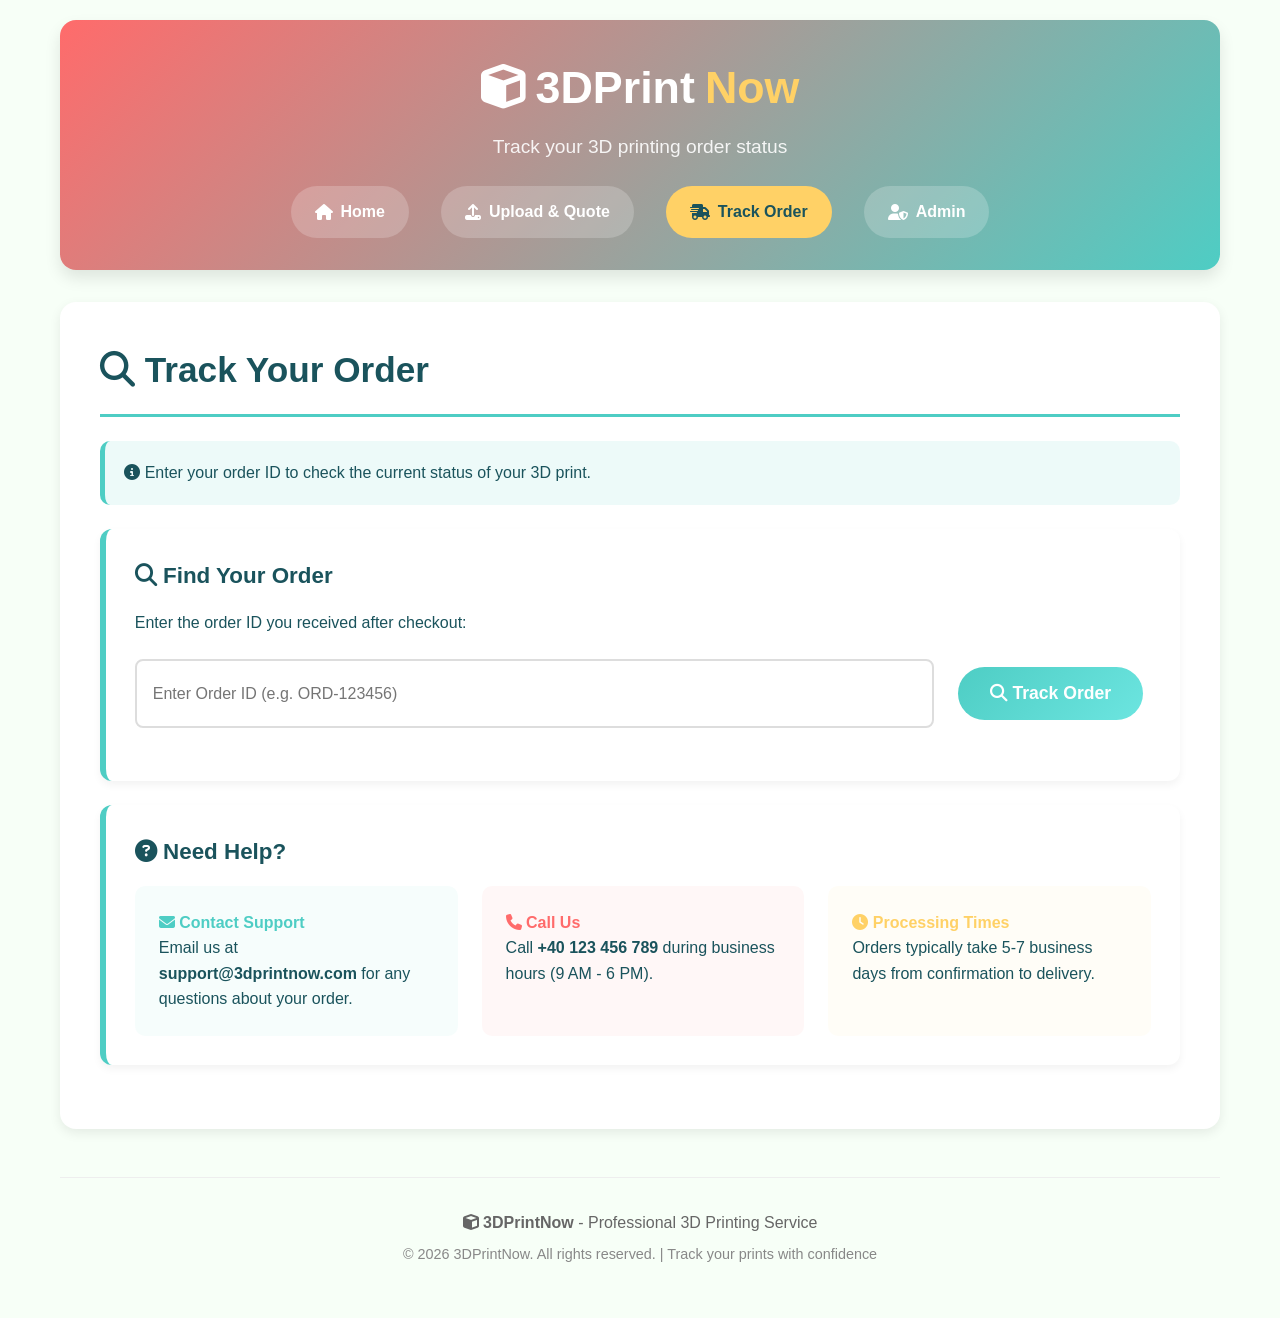
<file: tracking.html>
<!DOCTYPE html>
<html lang="en">
<head>
    <meta charset="UTF-8">
    <meta name="viewport" content="width=device-width, initial-scale=1.0">
    <title>Track Your Order - 3DPrintNow</title>
    <link rel="stylesheet" href="style.css">
    <link rel="stylesheet" href="https://cdnjs.cloudflare.com/ajax/libs/font-awesome/6.4.0/css/all.min.css">
    <script src="script.js" defer></script>
</head>
<body>
    <header>
        <div class="logo">
            <i class="fas fa-cube"></i>
            3DPrint<span>Now</span>
        </div>
        <p class="tagline">Track your 3D printing order status</p>
        
        <nav>
            <ul>
                <li><a href="index.html"><i class="fas fa-home"></i> Home</a></li>
                <li><a href="upload.html"><i class="fas fa-upload"></i> Upload & Quote</a></li>
                <li><a href="tracking.html" class="active"><i class="fas fa-shipping-fast"></i> Track Order</a></li>
                <li><a href="admin.html"><i class="fas fa-user-shield"></i> Admin</a></li>
            </ul>
        </nav>
    </header>
    
    <main>
        <h1 class="page-title"><i class="fas fa-search"></i> Track Your Order</h1>
        
        <div class="alert alert-info">
            <i class="fas fa-info-circle"></i> Enter your order ID to check the current status of your 3D print.
        </div>
        
        <!-- Order Lookup -->
        <div class="card">
            <h3><i class="fas fa-search"></i> Find Your Order</h3>
            <p>Enter the order ID you received after checkout:</p>
            
            <div style="display: flex; gap: 1rem; margin: 1.5rem 0;">
                <input type="text" id="orderLookupInput" class="form-control" 
                       placeholder="Enter Order ID (e.g. ORD-123456)" 
                       style="flex: 1;">
                <button id="lookupOrderBtn" class="btn btn-teal">
                    <i class="fas fa-search"></i> Track Order
                </button>
            </div>
            
            <div id="lookupResult" style="margin-top: 1.5rem;">
                <!-- Results will appear here -->
            </div>
        </div>
        
        <!-- Order Details (hidden initially) -->
        <div id="orderDetails" class="card" style="display: none;">
            <h3><i class="fas fa-receipt"></i> Order Details</h3>
            <div id="orderInfo">
                <!-- Order information will be populated by JavaScript -->
            </div>
        </div>
        
        <!-- Status Timeline -->
        <div id="statusTimeline" class="card" style="display: none;">
            <h3><i class="fas fa-road"></i> Order Status Timeline</h3>
            <div class="status-timeline" id="timeline">
                <!-- Timeline will be populated by JavaScript -->
            </div>
            
            <div id="statusNotes" style="margin-top: 2rem;">
                <!-- Status notes will appear here -->
            </div>
        </div>
        
        <!-- Estimated Delivery -->
        <div id="deliveryInfo" class="card" style="display: none;">
            <h3><i class="fas fa-calendar-alt"></i> Estimated Delivery</h3>
            <div id="deliveryDetails">
                <!-- Delivery details will be populated by JavaScript -->
            </div>
        </div>
        
        <!-- Recent Orders (if logged in via localStorage) -->
        <div id="recentOrders" class="card" style="display: none;">
            <h3><i class="fas fa-history"></i> Your Recent Orders</h3>
            <div id="ordersList">
                <!-- Recent orders will be populated by JavaScript -->
            </div>
        </div>
        
        <!-- Help Section -->
        <div class="card">
            <h3><i class="fas fa-question-circle"></i> Need Help?</h3>
            <div style="margin-top: 1rem;">
                <div style="display: grid; grid-template-columns: repeat(auto-fit, minmax(250px, 1fr)); gap: 1.5rem;">
                    <div style="padding: 1.5rem; background: rgba(78, 205, 196, 0.05); border-radius: 10px;">
                        <h4 style="color: var(--turquoise);"><i class="fas fa-envelope"></i> Contact Support</h4>
                        <p>Email us at <strong>support@3dprintnow.com</strong> for any questions about your order.</p>
                    </div>
                    <div style="padding: 1.5rem; background: rgba(255, 107, 107, 0.05); border-radius: 10px;">
                        <h4 style="color: var(--coral-red);"><i class="fas fa-phone"></i> Call Us</h4>
                        <p>Call <strong>+40 123 456 789</strong> during business hours (9 AM - 6 PM).</p>
                    </div>
                    <div style="padding: 1.5rem; background: rgba(255, 209, 102, 0.05); border-radius: 10px;">
                        <h4 style="color: var(--sunshine-yellow);"><i class="fas fa-clock"></i> Processing Times</h4>
                        <p>Orders typically take 5-7 business days from confirmation to delivery.</p>
                    </div>
                </div>
            </div>
        </div>
    </main>
    
    <footer>
        <p><i class="fas fa-cube"></i> <strong>3DPrintNow</strong> - Professional 3D Printing Service</p>
        <p style="margin-top: 0.5rem; color: #888; font-size: 0.9rem;">
            &copy; 2026 3DPrintNow. All rights reserved. | Track your prints with confidence
        </p>
    </footer>
    
    <script>
        // Order status data
        const statusSteps = [
            { id: 'pending', name: 'Order Received', description: 'We have received your order and payment.', icon: 'fas fa-clipboard-check', color: '#FFD166' },
            { id: 'processing', name: 'File Processing', description: 'Our team is reviewing your STL file.', icon: 'fas fa-cogs', color: '#4ECDC4' },
            { id: 'printing', name: '3D Printing', description: 'Your model is being printed.', icon: 'fas fa-print', color: '#FF6B6B' },
            { id: 'quality', name: 'Quality Check', description: 'Print is being inspected for quality.', icon: 'fas fa-search', color: '#9B5DE5' },
            { id: 'shipping', name: 'Shipping', description: 'Your print is packaged and shipped.', icon: 'fas fa-shipping-fast', color: '#00BBF9' },
            { id: 'delivered', name: 'Delivered', description: 'Your print has been delivered!', icon: 'fas fa-home', color: '#00B894' }
        ];
        
        // Mock orders data (in real app, this would come from backend)
        const mockOrders = [
            {
                orderId: 'ORD-1001',
                customerName: 'John Smith',
                customerEmail: 'john@example.com',
                fileName: 'gear.stl',
                material: 'PLA',
                quantity: 2,
                volume: 45.2,
                price: 23.56,
                orderDate: '2024-01-15T10:30:00',
                status: 'printing',
                statusHistory: [
                    { status: 'pending', date: '2024-01-15T10:30:00', notes: 'Order received' },
                    { status: 'processing', date: '2024-01-15T14:20:00', notes: 'File approved for printing' },
                    { status: 'printing', date: '2024-01-16T09:15:00', notes: 'Printing started' }
                ],
                estimatedDelivery: '2024-01-22',
                shippingAddress: '123 Main St, Bucharest, Romania'
            },
            {
                orderId: 'ORD-1002',
                customerName: 'Sarah Johnson',
                customerEmail: 'sarah@example.com',
                fileName: 'bracket.stl',
                material: 'ABS',
                quantity: 1,
                volume: 28.7,
                price: 15.05,
                orderDate: '2024-01-14T14:20:00',
                status: 'shipping',
                statusHistory: [
                    { status: 'pending', date: '2024-01-14T14:20:00', notes: 'Order received' },
                    { status: 'processing', date: '2024-01-14T16:45:00', notes: 'File processing complete' },
                    { status: 'printing', date: '2024-01-15T09:30:00', notes: 'Print completed' },
                    { status: 'quality', date: '2024-01-15T11:20:00', notes: 'Quality check passed' },
                    { status: 'shipping', date: '2024-01-15T14:00:00', notes: 'Shipped via courier' }
                ],
                estimatedDelivery: '2024-01-18',
                shippingAddress: '456 Oak Ave, Cluj-Napoca, Romania'
            },
            {
                orderId: 'ORD-1003',
                customerName: 'Mike Wilson',
                customerEmail: 'mike@example.com',
                fileName: 'miniature.stl',
                material: 'Resin',
                quantity: 3,
                volume: 12.5,
                price: 35.00,
                orderDate: '2024-01-13T09:15:00',
                status: 'delivered',
                statusHistory: [
                    { status: 'pending', date: '2024-01-13T09:15:00', notes: 'Order received' },
                    { status: 'processing', date: '2024-01-13T11:30:00', notes: 'High-detail resin print approved' },
                    { status: 'printing', date: '2024-01-13T14:45:00', notes: 'Resin printing completed' },
                    { status: 'quality', date: '2024-01-14T10:20:00', notes: 'Quality inspection passed' },
                    { status: 'shipping', date: '2024-01-14T13:15:00', notes: 'Shipped with care packaging' },
                    { status: 'delivered', date: '2024-01-16T15:30:00', notes: 'Delivered to customer' }
                ],
                estimatedDelivery: '2024-01-16',
                shippingAddress: '789 Pine Rd, Timisoara, Romania'
            }
        ];
        
        // Initialize
        document.addEventListener('DOMContentLoaded', function() {
            // Check for order ID in URL
            const urlParams = new URLSearchParams(window.location.search);
            const orderIdFromUrl = urlParams.get('order');
            
            if (orderIdFromUrl) {
                document.getElementById('orderLookupInput').value = orderIdFromUrl;
                lookupOrder(orderIdFromUrl);
            }
            
            // Load recent orders from localStorage
            loadRecentOrders();
            
            // Setup event listeners
            document.getElementById('lookupOrderBtn').addEventListener('click', function() {
                const orderId = document.getElementById('orderLookupInput').value.trim();
                if (orderId) {
                    lookupOrder(orderId);
                } else {
                    showError('Please enter an order ID');
                }
            });
            
            // Allow Enter key to trigger lookup
            document.getElementById('orderLookupInput').addEventListener('keypress', function(e) {
                if (e.key === 'Enter') {
                    document.getElementById('lookupOrderBtn').click();
                }
            });
        });
        
        // Look up order
        function lookupOrder(orderId) {
            const resultEl = document.getElementById('lookupResult');
            resultEl.innerHTML = `
                <div class="alert alert-info">
                    <i class="fas fa-spinner fa-spin"></i> Looking up order <strong>${orderId}</strong>...
                </div>
            `;
            
            // Simulate API delay
            setTimeout(() => {
                // Check localStorage first
                const orders = JSON.parse(localStorage.getItem('3dprintnow_orders') || '[]');
                const orderFromStorage = orders.find(o => o.orderId === orderId);
                
                if (orderFromStorage) {
                    displayOrder(orderFromStorage);
                } else {
                    // Check mock orders
                    const order = mockOrders.find(o => o.orderId === orderId);
                    
                    if (order) {
                        displayOrder(order);
                    } else {
                        showError(`Order <strong>${orderId}</strong> not found. Please check your order ID and try again.`);
                    }
                }
            }, 800);
        }
        
        // Display order
        function displayOrder(order) {
            const resultEl = document.getElementById('lookupResult');
            resultEl.innerHTML = `
                <div class="alert alert-success">
                    <i class="fas fa-check-circle"></i> Order found! Loading details...
                </div>
            `;
            
            // Update URL without reloading
            history.replaceState(null, '', `?order=${order.orderId}`);
            
            // Show order details
            showOrderDetails(order);
            showStatusTimeline(order);
            showDeliveryInfo(order);
            
            // Save to recent orders
            saveToRecentOrders(order);
        }
        
        // Show order details
        function showOrderDetails(order) {
            const orderInfo = document.getElementById('orderInfo');
            
            const statusMap = {
                pending: { text: 'Pending', class: 'status-pending' },
                processing: { text: 'Processing', class: 'status-processing' },
                printing: { text: 'Printing', class: 'status-printing' },
                quality: { text: 'Quality Check', class: 'status-processing' },
                shipping: { text: 'Shipping', class: 'status-shipped' },
                delivered: { text: 'Delivered', class: 'status-delivered' }
            };
            
            const status = statusMap[order.status] || statusMap.pending;
            const orderDate = new Date(order.orderDate).toLocaleDateString('en-US', {
                weekday: 'long',
                year: 'numeric',
                month: 'long',
                day: 'numeric'
            });
            
            orderInfo.innerHTML = `
                <div style="display: grid; grid-template-columns: repeat(auto-fit, minmax(200px, 1fr)); gap: 1rem; margin: 1rem 0;">
                    <div style="padding: 1rem; background: rgba(78, 205, 196, 0.05); border-radius: 8px;">
                        <div style="font-size: 0.9rem; color: #666;">Order ID</div>
                        <div style="font-weight: bold; font-size: 1.2rem;">${order.orderId}</div>
                    </div>
                    <div style="padding: 1rem; background: rgba(255, 107, 107, 0.05); border-radius: 8px;">
                        <div style="font-size: 0.9rem; color: #666;">Status</div>
                        <div><span class="status-badge ${status.class}">${status.text}</span></div>
                    </div>
                    <div style="padding: 1rem; background: rgba(255, 209, 102, 0.05); border-radius: 8px;">
                        <div style="font-size: 0.9rem; color: #666;">Order Date</div>
                        <div style="font-weight: bold;">${orderDate}</div>
                    </div>
                </div>
                
                <div style="margin-top: 1.5rem;">
                    <h4>Print Details</h4>
                    <div style="display: grid; grid-template-columns: repeat(auto-fit, minmax(150px, 1fr)); gap: 1rem; margin-top: 1rem;">
                        <div style="padding: 1rem; border: 1px solid #eee; border-radius: 8px;">
                            <div style="font-size: 0.9rem; color: #666;">File</div>
                            <div style="font-weight: bold;">${order.fileName}</div>
                        </div>
                        <div style="padding: 1rem; border: 1px solid #eee; border-radius: 8px;">
                            <div style="font-size: 0.9rem; color: #666;">Material</div>
                            <div style="font-weight: bold;">${order.material}</div>
                        </div>
                        <div style="padding: 1rem; border: 1px solid #eee; border-radius: 8px;">
                            <div style="font-size: 0.9rem; color: #666;">Quantity</div>
                            <div style="font-weight: bold;">${order.quantity}</div>
                        </div>
                        <div style="padding: 1rem; border: 1px solid #eee; border-radius: 8px;">
                            <div style="font-size: 0.9rem; color: #666;">Total</div>
                            <div style="font-weight: bold; color: var(--coral-red);">$${order.price.toFixed(2)}</div>
                        </div>
                    </div>
                </div>
                
                ${order.shippingAddress ? `
                <div style="margin-top: 1.5rem;">
                    <h4>Shipping Address</h4>
                    <div style="padding: 1rem; background: rgba(78, 205, 196, 0.05); border-radius: 8px; margin-top: 0.5rem;">
                        ${order.shippingAddress}
                    </div>
                </div>
                ` : ''}
            `;
            
            document.getElementById('orderDetails').style.display = 'block';
        }
        
        // Show status timeline
        function showStatusTimeline(order) {
            const timelineEl = document.getElementById('timeline');
            timelineEl.innerHTML = '';
            
            // Find current status index
            const currentStatusIndex = statusSteps.findIndex(step => step.id === order.status);
            
            statusSteps.forEach((step, index) => {
                const stepEl = document.createElement('div');
                stepEl.className = 'status-step';
                
                if (index < currentStatusIndex) {
                    stepEl.classList.add('completed');
                } else if (index === currentStatusIndex) {
                    stepEl.classList.add('active');
                }
                
                stepEl.innerHTML = `
                    <div class="status-dot" style="background-color: ${step.color};">
                        <i class="${step.icon}"></i>
                    </div>
                    <div class="status-label">${step.name}</div>
                `;
                
                timelineEl.appendChild(stepEl);
            });
            
            // Show status notes
            const notesEl = document.getElementById('statusNotes');
            if (order.statusHistory && order.statusHistory.length > 0) {
                let notesHtml = '<h4>Status Updates</h4><div style="margin-top: 1rem;">';
                
                order.statusHistory.forEach(history => {
                    const step = statusSteps.find(s => s.id === history.status);
                    const date = new Date(history.date).toLocaleDateString('en-US', {
                        month: 'short',
                        day: 'numeric',
                        hour: '2-digit',
                        minute: '2-digit'
                    });
                    
                    notesHtml += `
                        <div style="display: flex; align-items: flex-start; gap: 1rem; margin-bottom: 1rem; padding-bottom: 1rem; border-bottom: 1px solid #eee;">
                            <div style="color: ${step?.color || '#666'}; font-size: 1.2rem;">
                                <i class="${step?.icon || 'fas fa-circle'}"></i>
                            </div>
                            <div style="flex: 1;">
                                <div style="font-weight: bold;">${step?.name || history.status}</div>
                                <div style="color: #666; font-size: 0.9rem;">${date}</div>
                                <div style="margin-top: 0.3rem;">${history.notes || 'Status updated'}</div>
                            </div>
                        </div>
                    `;
                });
                
                notesHtml += '</div>';
                notesEl.innerHTML = notesHtml;
            } else {
                notesEl.innerHTML = `
                    <div class="alert alert-info">
                        <i class="fas fa-info-circle"></i> No status updates available yet. Check back soon!
                    </div>
                `;
            }
            
            document.getElementById('statusTimeline').style.display = 'block';
        }
        
        // Show delivery info
        function showDeliveryInfo(order) {
            const deliveryEl = document.getElementById('deliveryDetails');
            
            if (order.estimatedDelivery) {
                const deliveryDate = new Date(order.estimatedDelivery);
                const today = new Date();
                const daysUntil = Math.ceil((deliveryDate - today) / (1000 * 60 * 60 * 24));
                
                let deliveryText = '';
                if (daysUntil <= 0) {
                    deliveryText = 'Your order should have been delivered.';
                } else if (daysUntil === 1) {
                    deliveryText = 'Estimated delivery: <strong>Tomorrow</strong>';
                } else {
                    deliveryText = `Estimated delivery: <strong>${daysUntil} business days</strong>`;
                }
                
                const formattedDate = deliveryDate.toLocaleDateString('en-US', {
                    weekday: 'long',
                    year: 'numeric',
                    month: 'long',
                    day: 'numeric'
                });
                
                deliveryEl.innerHTML = `
                    <div style="display: flex; align-items: center; gap: 1.5rem;">
                        <div style="font-size: 3rem; color: var(--turquoise);">
                            <i class="fas fa-calendar-check"></i>
                        </div>
                        <div>
                            <div style="font-size: 1.2rem;">${deliveryText}</div>
                            <div style="color: #666; margin-top: 0.5rem;">
                                <i class="fas fa-calendar-alt"></i> ${formattedDate}
                            </div>
                        </div>
                    </div>
                `;
            } else {
                deliveryEl.innerHTML = `
                    <div class="alert alert-info">
                        <i class="fas fa-info-circle"></i> Delivery estimate will be available once printing is complete.
                    </div>
                `;
            }
            
            document.getElementById('deliveryInfo').style.display = 'block';
        }
        
        // Load recent orders
        function loadRecentOrders() {
            const orders = JSON.parse(localStorage.getItem('3dprintnow_orders') || '[]');
            
            if (orders.length > 0) {
                const ordersList = document.getElementById('ordersList');
                let html = '<div style="display: flex; flex-direction: column; gap: 1rem;">';
                
                // Show last 3 orders
                orders.slice(-3).reverse().forEach(order => {
                    const statusMap = {
                        pending: { text: 'Pending', class: 'status-pending' },
                        processing: { text: 'Processing', class: 'status-processing' },
                        printing: { text: 'Printing', class: 'status-printing' },
                        shipping: { text: 'Shipping', class: 'status-shipped' },
                        delivered: { text: 'Delivered', class: 'status-delivered' }
                    };
                    
                    const status = statusMap[order.status] || statusMap.pending;
                    const orderDate = new Date(order.orderDate).toLocaleDateString('en-US', {
                        month: 'short',
                        day: 'numeric'
                    });
                    
                    html += `
                        <div style="display: flex; justify-content: space-between; align-items: center; padding: 1rem; background: rgba(78, 205, 196, 0.05); border-radius: 8px;">
                            <div>
                                <div style="font-weight: bold;">${order.orderId}</div>
                                <div style="font-size: 0.9rem; color: #666;">${orderDate} • ${order.material} • $${order.price.toFixed(2)}</div>
                            </div>
                            <div>
                                <span class="status-badge ${status.class}">${status.text}</span>
                                <button onclick="lookupOrder('${order.orderId}')" style="margin-left: 1rem; background: none; border: none; color: var(--turquoise); cursor: pointer;">
                                    <i class="fas fa-eye"></i>
                                </button>
                            </div>
                        </div>
                    `;
                });
                
                html += '</div>';
                ordersList.innerHTML = html;
                document.getElementById('recentOrders').style.display = 'block';
            }
        }
        
        // Save to recent orders
        function saveToRecentOrders(order) {
            // This would normally be handled by the backend
            // For demo, we just update the UI
            loadRecentOrders();
        }
        
        // Show error
        function showError(message) {
            const resultEl = document.getElementById('lookupResult');
            resultEl.innerHTML = `
                <div class="alert alert-error">
                    <i class="fas fa-times-circle"></i> ${message}
                </div>
            `;
            
            // Hide other sections
            document.getElementById('orderDetails').style.display = 'none';
            document.getElementById('statusTimeline').style.display = 'none';
            document.getElementById('deliveryInfo').style.display = 'none';
        }
    </script>
</body>
</html>
</file>
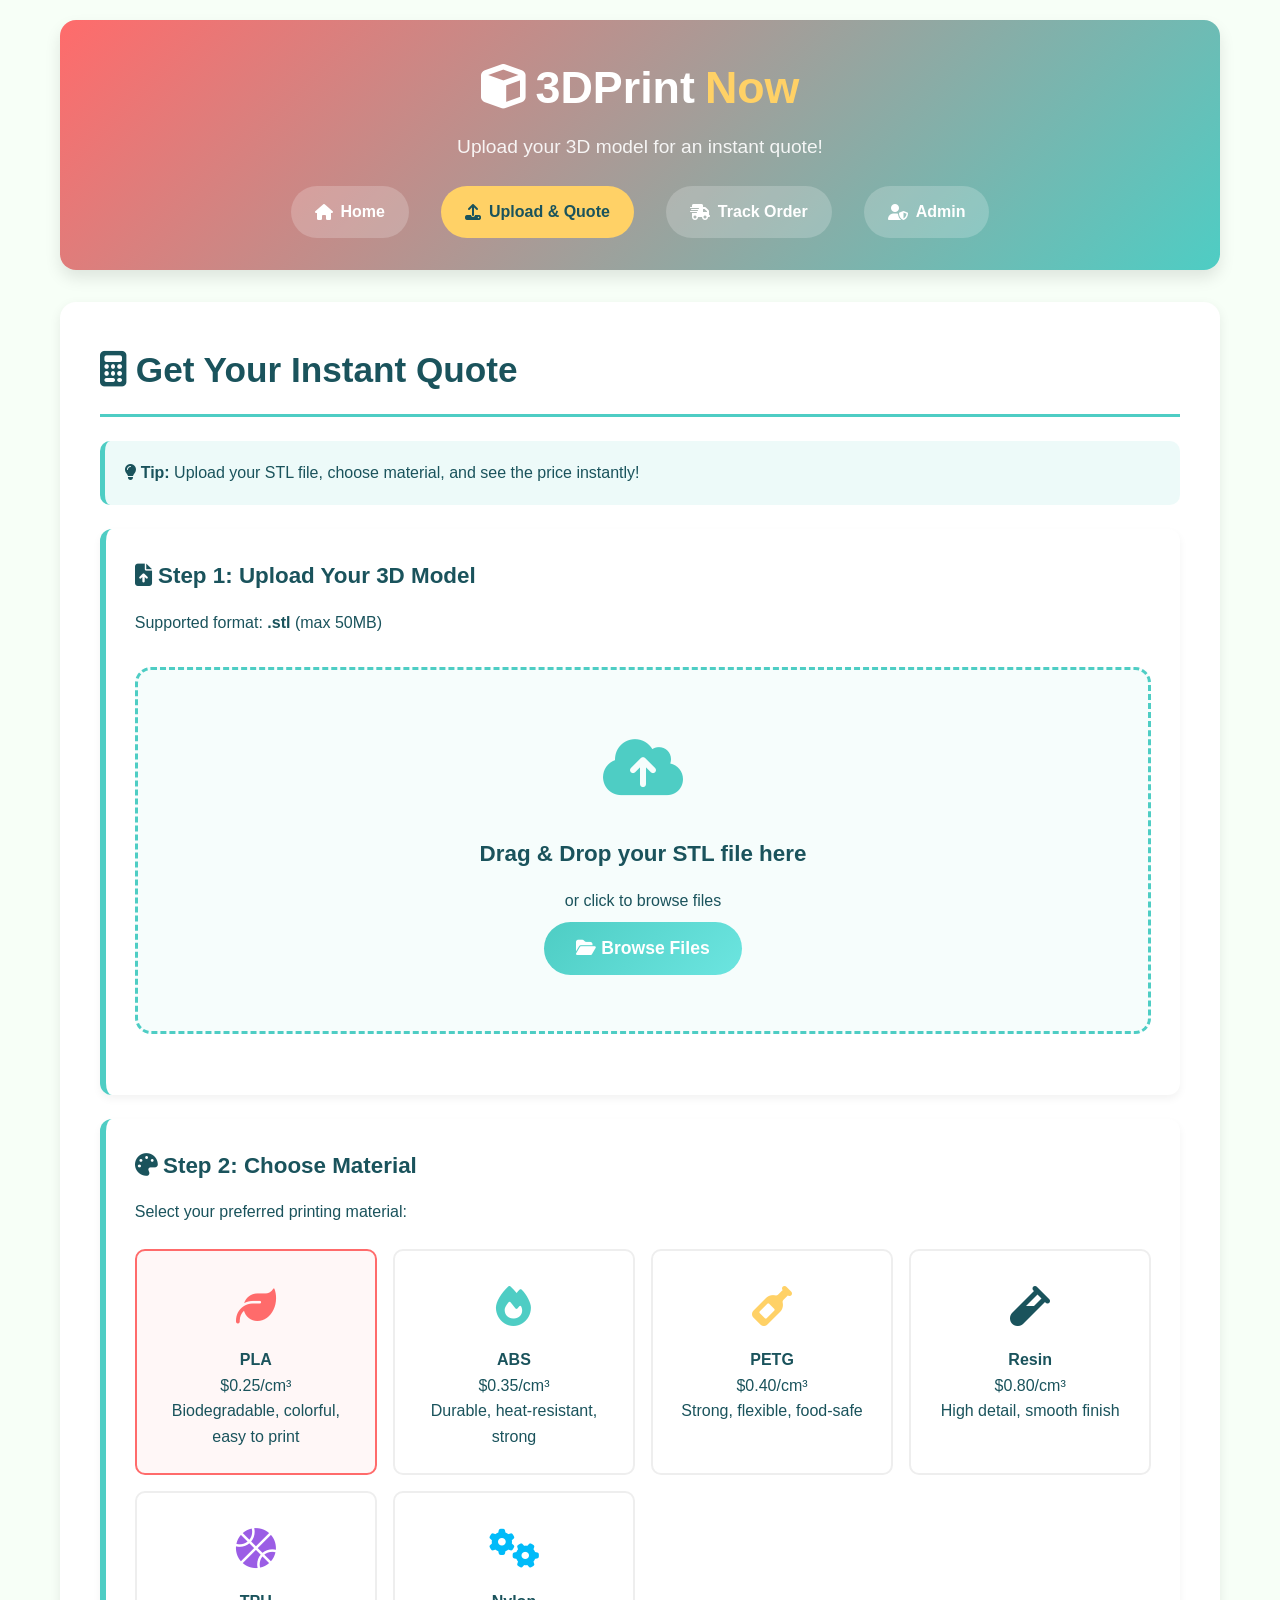
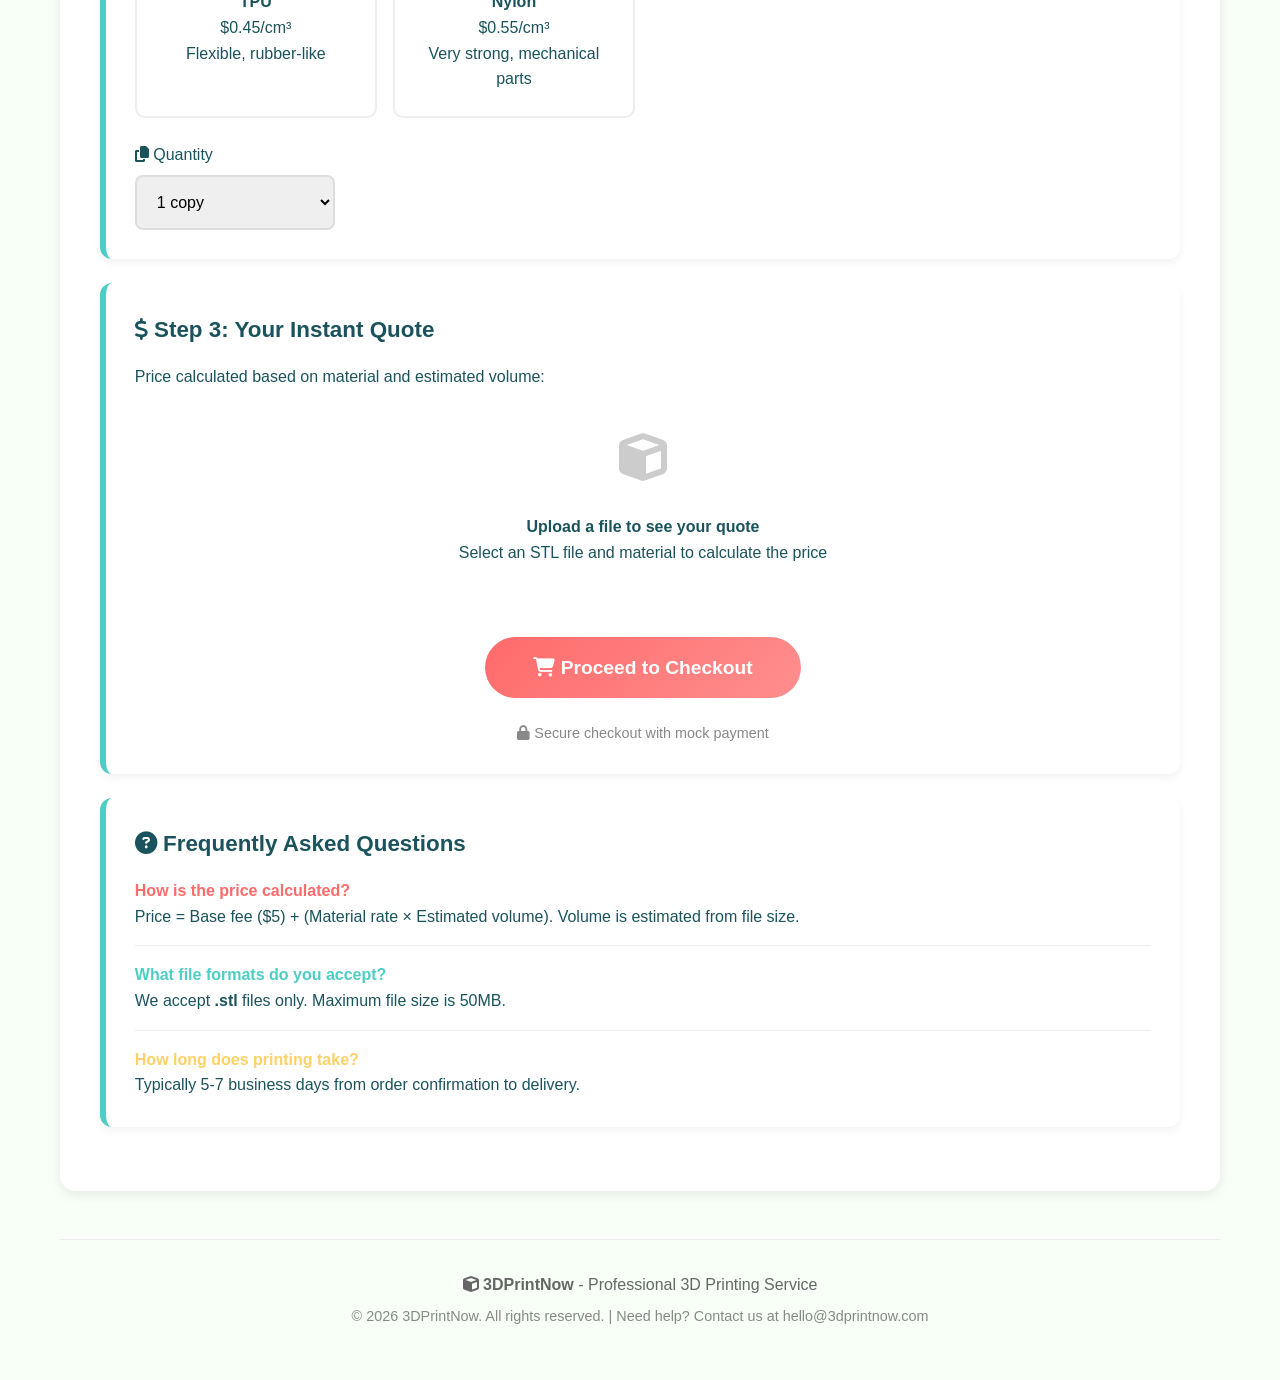
<file: upload.html>
<!DOCTYPE html>
<html lang="en">
<head>
    <meta charset="UTF-8">
    <meta name="viewport" content="width=device-width, initial-scale=1.0">
    <title>Upload & Get Quote - 3DPrintNow</title>
    <link rel="stylesheet" href="style.css">
    <link rel="stylesheet" href="https://cdnjs.cloudflare.com/ajax/libs/font-awesome/6.4.0/css/all.min.css">
    <script src="script.js" defer></script>
</head>
<body>
    <header>
        <div class="logo">
            <i class="fas fa-cube"></i>
            3DPrint<span>Now</span>
        </div>
        <p class="tagline">Upload your 3D model for an instant quote!</p>
        
        <nav>
            <ul>
                <li><a href="index.html"><i class="fas fa-home"></i> Home</a></li>
                <li><a href="upload.html" class="active"><i class="fas fa-upload"></i> Upload & Quote</a></li>
                <li><a href="tracking.html"><i class="fas fa-shipping-fast"></i> Track Order</a></li>
                <li><a href="admin.html"><i class="fas fa-user-shield"></i> Admin</a></li>
            </ul>
        </nav>
    </header>
    
    <main>
        <h1 class="page-title"><i class="fas fa-calculator"></i> Get Your Instant Quote</h1>
        
        <div class="alert alert-info">
            <i class="fas fa-lightbulb"></i> <strong>Tip:</strong> Upload your STL file, choose material, and see the price instantly!
        </div>
        
        <!-- Upload Section -->
        <div class="card">
            <h3><i class="fas fa-file-upload"></i> Step 1: Upload Your 3D Model</h3>
            <p>Supported format: <strong>.stl</strong> (max 50MB)</p>
            
            <div class="upload-area" id="uploadArea">
                <div class="upload-icon">
                    <i class="fas fa-cloud-upload-alt"></i>
                </div>
                <h3 id="uploadText">Drag & Drop your STL file here</h3>
                <p id="fileInfo">or click to browse files</p>
                <input type="file" id="fileInput" accept=".stl" style="display: none;">
                <button class="btn btn-teal" onclick="document.getElementById('fileInput').click()">
                    <i class="fas fa-folder-open"></i> Browse Files
                </button>
            </div>
            
            <div id="fileDetails" style="display: none; margin-top: 1.5rem;">
                <div style="background: rgba(78, 205, 196, 0.1); padding: 1rem; border-radius: 8px;">
                    <h4><i class="fas fa-file"></i> File Details</h4>
                    <p><strong>Filename:</strong> <span id="fileName">-</span></p>
                    <p><strong>Size:</strong> <span id="fileSize">-</span></p>
                    <p><strong>Estimated Volume:</strong> <span id="fileVolume">-</span> cm³</p>
                </div>
            </div>
        </div>
        
        <!-- Material Selection -->
        <div class="card">
            <h3><i class="fas fa-palette"></i> Step 2: Choose Material</h3>
            <p>Select your preferred printing material:</p>
            
            <div class="materials-grid" id="materialsGrid">
                <!-- Materials will be populated by JavaScript -->
            </div>
            
            <div style="margin-top: 1.5rem;">
                <label for="quantity" style="display: block; margin-bottom: 0.5rem;">
                    <i class="fas fa-copy"></i> Quantity
                </label>
                <select id="quantity" class="form-control" style="max-width: 200px;">
                    <option value="1">1 copy</option>
                    <option value="2">2 copies</option>
                    <option value="3">3 copies</option>
                    <option value="5">5 copies</option>
                    <option value="10">10 copies</option>
                </select>
            </div>
        </div>
        
        <!-- Price Quote -->
        <div class="card">
            <h3><i class="fas fa-dollar-sign"></i> Step 3: Your Instant Quote</h3>
            <p>Price calculated based on material and estimated volume:</p>
            
            <div id="priceDisplay" class="price-display" style="display: none;">
                <h4>Estimated Price</h4>
                <div class="price-amount" id="priceAmount">$0.00</div>
                <p id="priceBreakdown">-</p>
                <p style="font-size: 0.9rem; color: #666; margin-top: 1rem;">
                    <i class="fas fa-info-circle"></i> Price includes VAT. Shipping calculated at checkout.
                </p>
            </div>
            
            <div id="noFileMessage" style="text-align: center; padding: 2rem;">
                <div class="upload-icon" style="font-size: 3rem; color: #ccc;">
                    <i class="fas fa-cube"></i>
                </div>
                <h4>Upload a file to see your quote</h4>
                <p>Select an STL file and material to calculate the price</p>
            </div>
            
            <div style="text-align: center; margin-top: 2rem;">
                <button id="proceedBtn" class="btn" style="font-size: 1.2rem; padding: 1.2rem 3rem;" disabled>
                    <i class="fas fa-shopping-cart"></i> Proceed to Checkout
                </button>
                <p style="margin-top: 1rem; font-size: 0.9rem; color: #888;">
                    <i class="fas fa-lock"></i> Secure checkout with mock payment
                </p>
            </div>
        </div>
        
        <!-- FAQ -->
        <div class="card">
            <h3><i class="fas fa-question-circle"></i> Frequently Asked Questions</h3>
            <div style="margin-top: 1rem;">
                <div style="margin-bottom: 1rem; padding-bottom: 1rem; border-bottom: 1px solid #eee;">
                    <h4 style="color: var(--coral-red);">How is the price calculated?</h4>
                    <p>Price = Base fee ($5) + (Material rate × Estimated volume). Volume is estimated from file size.</p>
                </div>
                <div style="margin-bottom: 1rem; padding-bottom: 1rem; border-bottom: 1px solid #eee;">
                    <h4 style="color: var(--turquoise);">What file formats do you accept?</h4>
                    <p>We accept <strong>.stl</strong> files only. Maximum file size is 50MB.</p>
                </div>
                <div>
                    <h4 style="color: var(--sunshine-yellow);">How long does printing take?</h4>
                    <p>Typically 5-7 business days from order confirmation to delivery.</p>
                </div>
            </div>
        </div>
    </main>
    
    <footer>
        <p><i class="fas fa-cube"></i> <strong>3DPrintNow</strong> - Professional 3D Printing Service</p>
        <p style="margin-top: 0.5rem; color: #888; font-size: 0.9rem;">
            &copy; 2026 3DPrintNow. All rights reserved. | Need help? Contact us at hello@3dprintnow.com
        </p>
    </footer>
    
    <script>
        // Materials data
        const materials = [
            { id: 'pla', name: 'PLA', pricePerCm3: 0.25, color: '#FF6B6B', icon: 'fas fa-leaf', description: 'Biodegradable, colorful, easy to print' },
            { id: 'abs', name: 'ABS', pricePerCm3: 0.35, color: '#4ECDC4', icon: 'fas fa-fire', description: 'Durable, heat-resistant, strong' },
            { id: 'petg', name: 'PETG', pricePerCm3: 0.40, color: '#FFD166', icon: 'fas fa-wine-bottle', description: 'Strong, flexible, food-safe' },
            { id: 'resin', name: 'Resin', pricePerCm3: 0.80, color: '#1A535C', icon: 'fas fa-vial', description: 'High detail, smooth finish' },
            { id: 'tpu', name: 'TPU', pricePerCm3: 0.45, color: '#9B5DE5', icon: 'fas fa-basketball-ball', description: 'Flexible, rubber-like' },
            { id: 'nylon', name: 'Nylon', pricePerCm3: 0.55, color: '#00BBF9', icon: 'fas fa-cogs', description: 'Very strong, mechanical parts' }
        ];
        
        // State
        let selectedFile = null;
        let selectedMaterial = 'pla';
        let quantity = 1;
        let estimatedVolume = 0;
        
        // Initialize materials grid
        function initMaterials() {
            const grid = document.getElementById('materialsGrid');
            grid.innerHTML = '';
            
            materials.forEach(material => {
                const card = document.createElement('div');
                card.className = `material-card ${selectedMaterial === material.id ? 'selected' : ''}`;
                card.innerHTML = `
                    <div class="material-icon" style="color: ${material.color};">
                        <i class="${material.icon}"></i>
                    </div>
                    <h4>${material.name}</h4>
                    <p>$${material.pricePerCm3.toFixed(2)}/cm³</p>
                    <p class="small">${material.description}</p>
                `;
                card.onclick = () => selectMaterial(material.id);
                grid.appendChild(card);
            });
        }
        
        // Select material
        function selectMaterial(materialId) {
            selectedMaterial = materialId;
            initMaterials();
            calculatePrice();
        }
        
        // Handle file upload
        function setupFileUpload() {
            const uploadArea = document.getElementById('uploadArea');
            const fileInput = document.getElementById('fileInput');
            const uploadText = document.getElementById('uploadText');
            const fileInfo = document.getElementById('fileInfo');
            const fileDetails = document.getElementById('fileDetails');
            const fileName = document.getElementById('fileName');
            const fileSize = document.getElementById('fileSize');
            const fileVolume = document.getElementById('fileVolume');
            
            // Drag and drop
            uploadArea.addEventListener('dragover', (e) => {
                e.preventDefault();
                uploadArea.classList.add('dragover');
                uploadText.textContent = 'Drop your STL file here';
            });
            
            uploadArea.addEventListener('dragleave', () => {
                uploadArea.classList.remove('dragover');
                uploadText.textContent = 'Drag & Drop your STL file here';
            });
            
            uploadArea.addEventListener('drop', (e) => {
                e.preventDefault();
                uploadArea.classList.remove('dragover');
                
                if (e.dataTransfer.files.length > 0) {
                    handleFile(e.dataTransfer.files[0]);
                }
            });
            
            // File input change
            fileInput.addEventListener('change', (e) => {
                if (e.target.files.length > 0) {
                    handleFile(e.target.files[0]);
                }
            });
            
            // Click to upload
            uploadArea.addEventListener('click', () => {
                fileInput.click();
            });
        }
        
        // Handle file selection
        function handleFile(file) {
            if (!file.name.toLowerCase().endsWith('.stl')) {
                alert('Please upload an STL file (.stl extension)');
                return;
            }
            
            if (file.size > 50 * 1024 * 1024) { // 50MB
                alert('File too large. Maximum size is 50MB.');
                return;
            }
            
            selectedFile = file;
            
            // Update UI
            document.getElementById('fileName').textContent = file.name;
            document.getElementById('fileSize').textContent = formatFileSize(file.size);
            
            // Estimate volume based on file size (simple mock)
            estimatedVolume = Math.max(10, file.size / (1024 * 10)); // Simple heuristic
            document.getElementById('fileVolume').textContent = estimatedVolume.toFixed(2);
            
            // Show file details
            document.getElementById('fileDetails').style.display = 'block';
            
            // Update upload area
            document.getElementById('uploadText').textContent = 'File uploaded!';
            document.getElementById('fileInfo').textContent = `${file.name} (${formatFileSize(file.size)})`;
            
            // Calculate price
            calculatePrice();
        }
        
        // Calculate price
        function calculatePrice() {
            if (!selectedFile) {
                document.getElementById('priceDisplay').style.display = 'none';
                document.getElementById('noFileMessage').style.display = 'block';
                document.getElementById('proceedBtn').disabled = true;
                return;
            }
            
            const material = materials.find(m => m.id === selectedMaterial);
            quantity = parseInt(document.getElementById('quantity').value);
            
            const baseFee = 5.00;
            const materialCost = estimatedVolume * material.pricePerCm3;
            const total = (baseFee + materialCost) * quantity;
            
            // Update price display
            document.getElementById('priceAmount').textContent = `$${total.toFixed(2)}`;
            document.getElementById('priceBreakdown').innerHTML = `
                <small>
                    Base fee: $${baseFee.toFixed(2)} + 
                    Material (${estimatedVolume.toFixed(2)}cm³ × $${material.pricePerCm3.toFixed(2)}): $${materialCost.toFixed(2)}
                    ${quantity > 1 ? `× ${quantity} copies` : ''}
                </small>
            `;
            
            // Show price display
            document.getElementById('priceDisplay').style.display = 'block';
            document.getElementById('noFileMessage').style.display = 'none';
            document.getElementById('proceedBtn').disabled = false;
            
            // Update button
            const proceedBtn = document.getElementById('proceedBtn');
            proceedBtn.onclick = () => proceedToCheckout(total);
        }
        
        // Proceed to checkout
        function proceedToCheckout(total) {
            if (!selectedFile) {
                alert('Please upload a file first');
                return;
            }
            
            // Save order data to localStorage for checkout page
            const material = materials.find(m => m.id === selectedMaterial);
            const orderData = {
                fileName: selectedFile.name,
                fileSize: selectedFile.size,
                material: material.name,
                materialId: material.id,
                volume: estimatedVolume,
                quantity: quantity,
                price: total,
                timestamp: new Date().toISOString()
            };
            
            localStorage.setItem('currentOrder', JSON.stringify(orderData));
            
            // Redirect to checkout
            window.location.href = 'checkout.html';
        }
        
        // Format file size
        function formatFileSize(bytes) {
            if (bytes < 1024) return bytes + ' bytes';
            if (bytes < 1024 * 1024) return (bytes / 1024).toFixed(1) + ' KB';
            return (bytes / (1024 * 1024)).toFixed(1) + ' MB';
        }
        
        // Initialize
        document.addEventListener('DOMContentLoaded', function() {
            initMaterials();
            setupFileUpload();
            
            // Quantity change listener
            document.getElementById('quantity').addEventListener('change', calculatePrice);
            
            // Set default material
            selectMaterial('pla');
        });
    </script>
</body>
</html>
</file>
<file: style.css>
/* 3D Printing Website - Colorful Theme */
:root {
    --coral-red: #FF6B6B;
    --turquoise: #4ECDC4;
    --sunshine-yellow: #FFD166;
    --mint-cream: #F7FFF7;
    --deep-teal: #1A535C;
    --light-gray: #f0f0f0;
}

* {
    margin: 0;
    padding: 0;
    box-sizing: border-box;
}

body {
    font-family: 'Segoe UI', Tahoma, Geneva, Verdana, sans-serif;
    background-color: var(--mint-cream);
    color: var(--deep-teal);
    line-height: 1.6;
    max-width: 1200px;
    margin: 0 auto;
    padding: 20px;
}

/* Header */
header {
    background: linear-gradient(135deg, var(--coral-red), var(--turquoise));
    color: white;
    padding: 2rem;
    border-radius: 16px;
    margin-bottom: 2rem;
    box-shadow: 0 8px 16px rgba(0, 0, 0, 0.1);
    text-align: center;
}

.logo {
    font-size: 2.8rem;
    font-weight: bold;
    margin-bottom: 0.5rem;
    display: flex;
    align-items: center;
    justify-content: center;
    gap: 10px;
}

.logo span {
    color: var(--sunshine-yellow);
}

.tagline {
    font-size: 1.2rem;
    opacity: 0.9;
    margin-bottom: 1rem;
}

/* Navigation */
nav ul {
    list-style: none;
    display: flex;
    justify-content: center;
    gap: 2rem;
    margin-top: 1.5rem;
    flex-wrap: wrap;
}

nav a {
    color: white;
    text-decoration: none;
    font-weight: 600;
    padding: 0.8rem 1.5rem;
    border-radius: 50px;
    background-color: rgba(255, 255, 255, 0.2);
    transition: all 0.3s ease;
    display: inline-flex;
    align-items: center;
    gap: 8px;
}

nav a:hover {
    background-color: rgba(255, 255, 255, 0.3);
    transform: translateY(-3px);
}

nav a.active {
    background-color: var(--sunshine-yellow);
    color: var(--deep-teal);
}

/* Main Content */
main {
    background-color: white;
    padding: 2.5rem;
    border-radius: 16px;
    box-shadow: 0 4px 12px rgba(0, 0, 0, 0.08);
    margin-bottom: 2rem;
}

.page-title {
    color: var(--deep-teal);
    font-size: 2.2rem;
    margin-bottom: 1.5rem;
    padding-bottom: 1rem;
    border-bottom: 3px solid var(--turquoise);
}

/* Cards */
.card {
    background-color: white;
    border-radius: 12px;
    padding: 1.8rem;
    margin-bottom: 1.5rem;
    box-shadow: 0 4px 8px rgba(0, 0, 0, 0.05);
    border-left: 6px solid var(--turquoise);
    transition: transform 0.3s ease;
}

.card:hover {
    transform: translateY(-5px);
}

.card h3 {
    color: var(--deep-teal);
    margin-bottom: 1rem;
    font-size: 1.4rem;
}

/* Buttons */
.btn {
    display: inline-block;
    background: linear-gradient(135deg, var(--coral-red), #FF8E8E);
    color: white;
    border: none;
    padding: 1rem 2rem;
    border-radius: 50px;
    font-size: 1.1rem;
    font-weight: 600;
    cursor: pointer;
    text-decoration: none;
    transition: all 0.3s ease;
    text-align: center;
    margin: 0.5rem;
}

.btn:hover {
    transform: translateY(-3px);
    box-shadow: 0 6px 12px rgba(255, 107, 107, 0.3);
}

.btn-yellow {
    background: linear-gradient(135deg, var(--sunshine-yellow), #FFE082);
    color: var(--deep-teal);
}

.btn-teal {
    background: linear-gradient(135deg, var(--turquoise), #6CE5E0);
    color: white;
}

.btn-outline {
    background: transparent;
    border: 2px solid var(--turquoise);
    color: var(--turquoise);
}

/* Upload Area */
.upload-area {
    border: 3px dashed var(--turquoise);
    border-radius: 16px;
    padding: 3rem;
    text-align: center;
    background-color: rgba(78, 205, 196, 0.05);
    margin: 2rem 0;
    cursor: pointer;
    transition: all 0.3s ease;
}

.upload-area:hover {
    background-color: rgba(78, 205, 196, 0.1);
    border-color: var(--coral-red);
}

.upload-area.dragover {
    background-color: rgba(78, 205, 196, 0.2);
    border-color: var(--sunshine-yellow);
}

.upload-icon {
    font-size: 4rem;
    margin-bottom: 1rem;
    color: var(--turquoise);
}

/* Price Display */
.price-display {
    background: linear-gradient(135deg, var(--sunshine-yellow), #FFE082);
    color: var(--deep-teal);
    padding: 1.5rem;
    border-radius: 12px;
    text-align: center;
    margin: 2rem 0;
    font-size: 1.3rem;
}

.price-amount {
    font-size: 3rem;
    font-weight: bold;
    margin: 0.5rem 0;
    color: var(--coral-red);
}

/* Form Elements */
.form-group {
    margin-bottom: 1.5rem;
}

.form-group label {
    display: block;
    margin-bottom: 0.5rem;
    font-weight: 600;
    color: var(--deep-teal);
}

.form-control {
    width: 100%;
    padding: 1rem;
    border: 2px solid #ddd;
    border-radius: 8px;
    font-size: 1rem;
    font-family: inherit;
    transition: border-color 0.3s ease;
}

.form-control:focus {
    outline: none;
    border-color: var(--turquoise);
    box-shadow: 0 0 0 3px rgba(78, 205, 196, 0.2);
}

/* Order Status */
.status-timeline {
    display: flex;
    justify-content: space-between;
    margin: 2rem 0;
    position: relative;
}

.status-timeline::before {
    content: '';
    position: absolute;
    top: 15px;
    left: 10%;
    right: 10%;
    height: 4px;
    background-color: #ddd;
    z-index: 1;
}

.status-step {
    text-align: center;
    position: relative;
    z-index: 2;
    flex: 1;
}

.status-dot {
    width: 34px;
    height: 34px;
    border-radius: 50%;
    background-color: #ddd;
    margin: 0 auto 0.5rem;
    display: flex;
    align-items: center;
    justify-content: center;
    color: white;
    font-weight: bold;
}

.status-step.active .status-dot {
    background-color: var(--turquoise);
}

.status-step.completed .status-dot {
    background-color: var(--coral-red);
}

/* Admin Dashboard */
.order-card {
    background-color: white;
    border-radius: 12px;
    padding: 1.5rem;
    margin-bottom: 1rem;
    box-shadow: 0 3px 10px rgba(0, 0, 0, 0.08);
    border-left: 5px solid var(--turquoise);
    display: flex;
    justify-content: space-between;
    align-items: center;
    transition: transform 0.3s ease;
}

.order-card:hover {
    transform: translateX(5px);
}

.order-card.pending {
    border-left-color: var(--sunshine-yellow);
}

.order-card.processing {
    border-left-color: #6CE5E0;
}

.order-card.printing {
    border-left-color: var(--turquoise);
}

.order-card.shipped {
    border-left-color: var(--coral-red);
}

.order-card.delivered {
    border-left-color: #4CAF50;
}

.status-badge {
    display: inline-block;
    padding: 0.4rem 1rem;
    border-radius: 50px;
    font-size: 0.9rem;
    font-weight: 600;
}

.status-pending {
    background-color: rgba(255, 209, 102, 0.2);
    color: #B38B00;
}

.status-processing {
    background-color: rgba(108, 229, 224, 0.2);
    color: var(--deep-teal);
}

.status-printing {
    background-color: rgba(78, 205, 196, 0.2);
    color: #1A535C;
}

.status-shipped {
    background-color: rgba(255, 107, 107, 0.2);
    color: #C62828;
}

.status-delivered {
    background-color: rgba(76, 175, 80, 0.2);
    color: #2E7D32;
}

/* Materials Grid */
.materials-grid {
    display: grid;
    grid-template-columns: repeat(auto-fill, minmax(200px, 1fr));
    gap: 1rem;
    margin: 1.5rem 0;
}

.material-card {
    background-color: white;
    border-radius: 10px;
    padding: 1.5rem;
    text-align: center;
    border: 2px solid #eee;
    transition: all 0.3s ease;
    cursor: pointer;
}

.material-card:hover {
    border-color: var(--turquoise);
    transform: translateY(-3px);
}

.material-card.selected {
    border-color: var(--coral-red);
    background-color: rgba(255, 107, 107, 0.05);
}

.material-icon {
    font-size: 2.5rem;
    margin-bottom: 0.5rem;
}

/* Footer */
footer {
    text-align: center;
    padding: 2rem;
    color: #666;
    margin-top: 3rem;
    border-top: 1px solid #eee;
}

/* Alerts */
.alert {
    padding: 1.2rem;
    border-radius: 10px;
    margin: 1.5rem 0;
    font-weight: 500;
}

.alert-success {
    background-color: rgba(76, 175, 80, 0.1);
    border-left: 5px solid #4CAF50;
    color: #2E7D32;
}

.alert-error {
    background-color: rgba(255, 107, 107, 0.1);
    border-left: 5px solid var(--coral-red);
    color: #C62828;
}

.alert-info {
    background-color: rgba(78, 205, 196, 0.1);
    border-left: 5px solid var(--turquoise);
    color: var(--deep-teal);
}

/* Responsive */
@media (max-width: 768px) {
    body {
        padding: 15px;
    }
    
    .logo {
        font-size: 2.2rem;
    }
    
    nav ul {
        flex-direction: column;
        align-items: center;
        gap: 0.8rem;
    }
    
    nav a {
        width: 100%;
        justify-content: center;
    }
    
    main {
        padding: 1.5rem;
    }
    
    .status-timeline {
        flex-direction: column;
        gap: 2rem;
    }
    
    .status-timeline::before {
        display: none;
    }
    
    .materials-grid {
        grid-template-columns: repeat(auto-fill, minmax(150px, 1fr));
    }
}

@media (max-width: 480px) {
    header {
        padding: 1.5rem;
    }
    
    .page-title {
        font-size: 1.8rem;
    }
    
    .upload-area {
        padding: 2rem;
    }
    
    .order-card {
        flex-direction: column;
        align-items: flex-start;
        gap: 1rem;
    }
}
</file>
